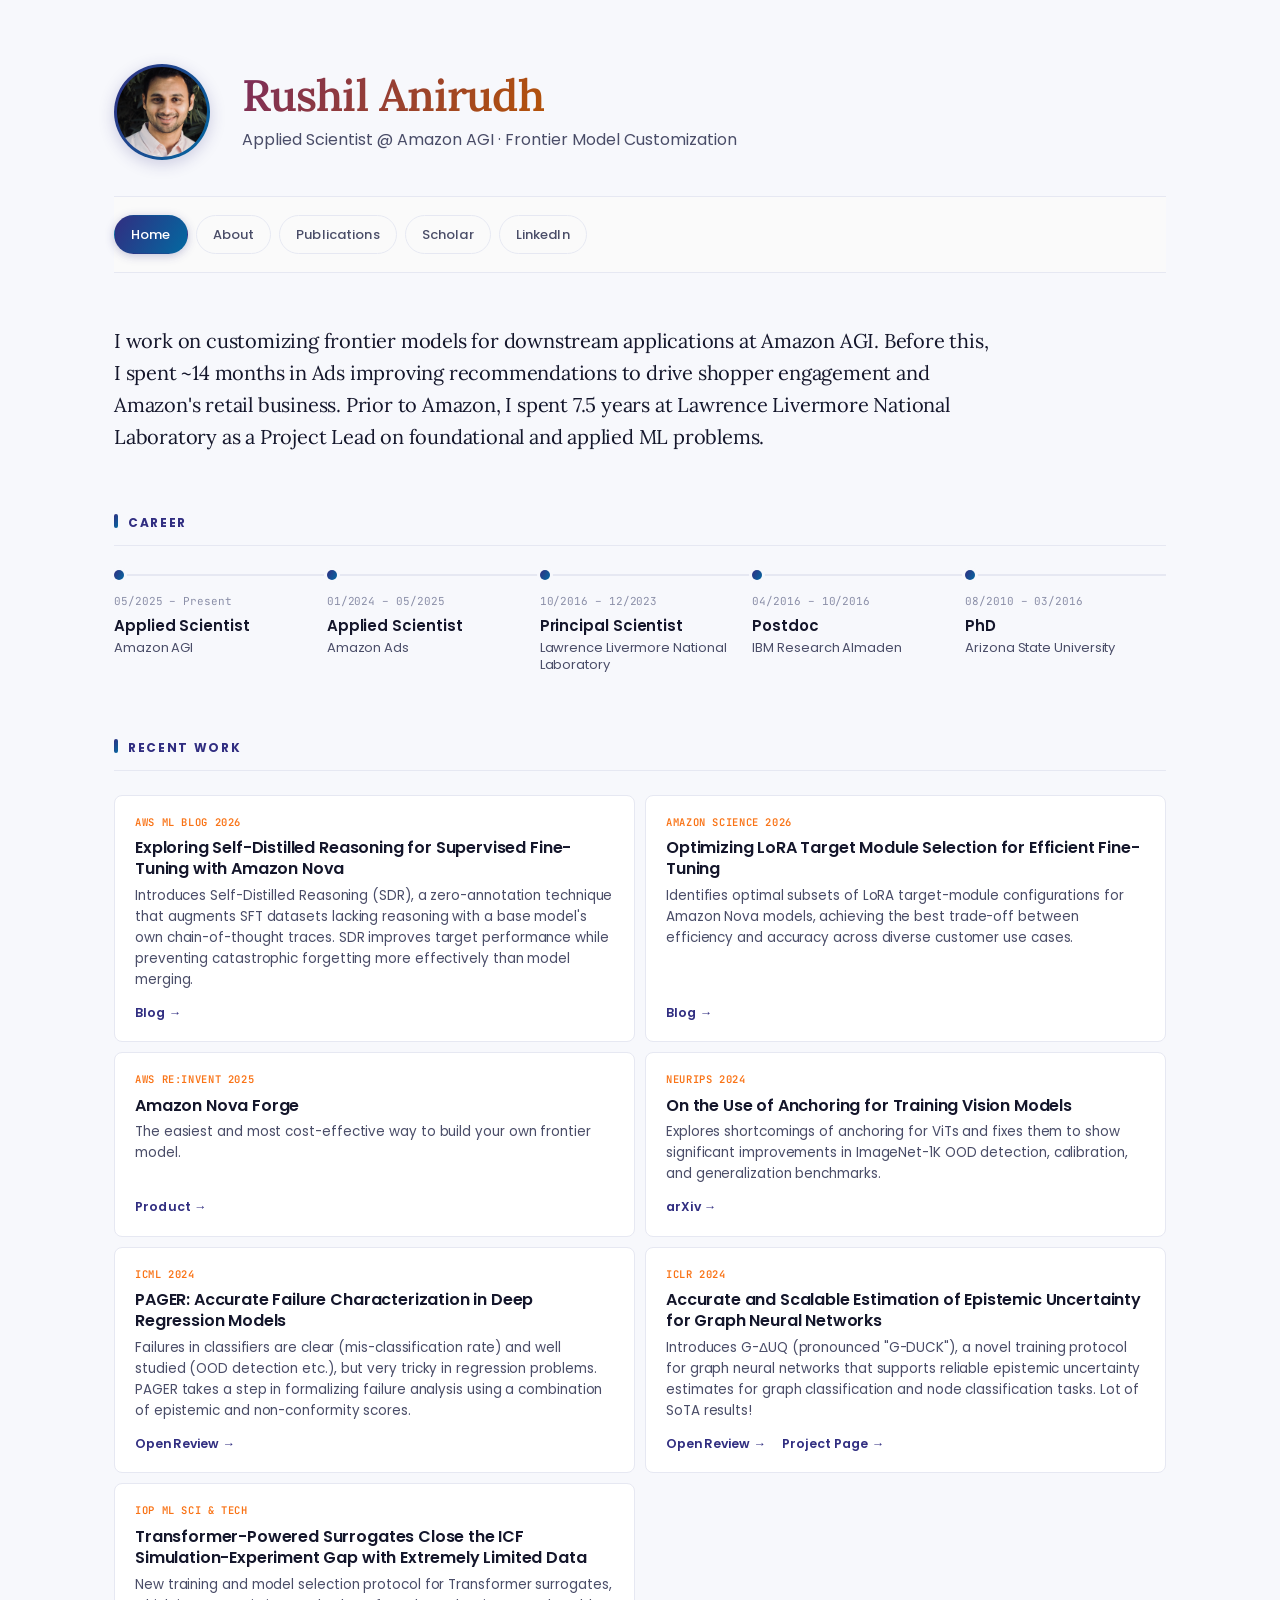
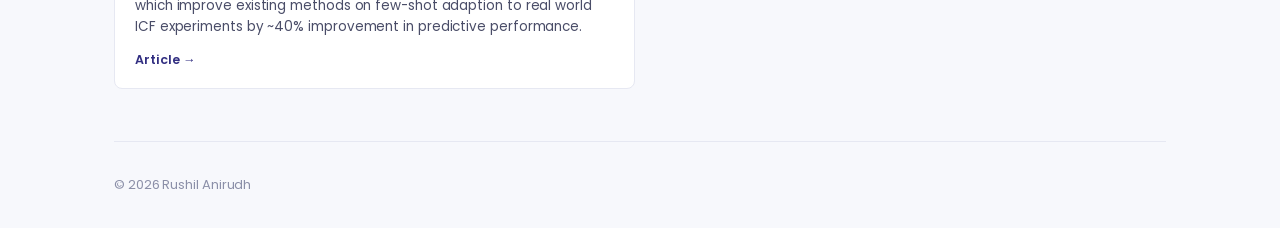
<file: index.html>
<!DOCTYPE html>
<html lang="en">
<head>
  <meta charset="UTF-8">
  <meta name="viewport" content="width=device-width, initial-scale=1.0">
  <title>Rushil Anirudh</title>
  <link rel="preconnect" href="https://fonts.googleapis.com">
  <link rel="preconnect" href="https://fonts.gstatic.com" crossorigin>
  <link href="https://fonts.googleapis.com/css2?family=Lora:ital,wght@0,400;0,500;0,600;0,700;1,400;1,500;1,600&family=Poppins:wght@300;400;500;600;700&family=JetBrains+Mono:wght@400;500&display=swap" rel="stylesheet">
  <link rel="stylesheet" href="style.css">
</head>
<body>
  <div class="container">
    <header>
      <div class="header-content">
        <img src="images/profile.jpeg" alt="Rushil Anirudh" class="profile-photo">
        <div class="header-text">
          <h1>Rushil Anirudh</h1>
          <p class="tagline">Applied Scientist @ Amazon AGI · Frontier Model Customization</p>
        </div>
      </div>
    </header>

    <nav>
      <ul>
        <li><a href="index.html" class="active">Home</a></li>
        <li><a href="about.html">About</a></li>
        <li><a href="publications.html">Publications</a></li>
        <li><a href="https://scholar.google.com/citations?hl=en&user=WkoIlpQAAAAJ&view_op=list_works&sortby=pubdate" target="_blank" rel="noopener">Scholar</a></li>
        <li><a href="https://www.linkedin.com/in/rushilanirudh/" target="_blank" rel="noopener">LinkedIn</a></li>
      </ul>
    </nav>

    <main>
      <p class="intro">
        I work on customizing frontier models for downstream applications at Amazon AGI. Before this, I spent ~14 months in Ads improving recommendations to drive shopper engagement and Amazon's retail business. Prior to Amazon, I spent 7.5 years at Lawrence Livermore National Laboratory as a Project Lead on foundational and applied ML problems.
      </p>

      <section>
        <h2>Career</h2>
        <div class="timeline">
          <div class="timeline-track">
            <div class="timeline-item">
              <div class="timeline-dot"></div>
              <div class="timeline-content">
                <div class="timeline-role">Applied Scientist</div>
                <div class="timeline-company">Amazon AGI</div>
                <div class="timeline-date">05/2025 – Present</div>
              </div>
            </div>
            <div class="timeline-item">
              <div class="timeline-dot"></div>
              <div class="timeline-content">
                <div class="timeline-role">Applied Scientist</div>
                <div class="timeline-company">Amazon Ads</div>
                <div class="timeline-date">01/2024 – 05/2025</div>
              </div>
            </div>
            <div class="timeline-item">
              <div class="timeline-dot"></div>
              <div class="timeline-content">
                <div class="timeline-role">Principal Scientist</div>
                <div class="timeline-company">Lawrence Livermore National Laboratory</div>
                <div class="timeline-date">10/2016 – 12/2023</div>
              </div>
            </div>
            <div class="timeline-item">
              <div class="timeline-dot"></div>
              <div class="timeline-content">
                <div class="timeline-role">Postdoc</div>
                <div class="timeline-company">IBM Research Almaden</div>
                <div class="timeline-date">04/2016 – 10/2016</div>
              </div>
            </div>
            <div class="timeline-item">
              <div class="timeline-dot"></div>
              <div class="timeline-content">
                <div class="timeline-role">PhD</div>
                <div class="timeline-company">Arizona State University</div>
                <div class="timeline-date">08/2010 – 03/2016</div>
              </div>
            </div>
          </div>
        </div>
      </section>

      <section>
        <h2>Recent Work</h2>

        <div class="pub-grid">
        <div class="publication">
          <span class="pub-badge">AWS ML Blog 2026</span>
          <div class="pub-title">Exploring Self-Distilled Reasoning for Supervised Fine-Tuning with Amazon Nova</div>
          <div class="pub-description">
            Introduces Self-Distilled Reasoning (SDR), a zero-annotation technique that augments SFT datasets lacking reasoning with a base model's own chain-of-thought traces. SDR improves target performance while preventing catastrophic forgetting more effectively than model merging.
          </div>
          <div class="pub-links">
            <a href="https://aws.amazon.com/blogs/machine-learning/exploring-self-distilled-reasoning-for-supervised-fine-tuning-with-amazon-nova/" target="_blank" rel="noopener" class="pub-link">Blog →</a>
          </div>
        </div>

        <div class="publication">
          <span class="pub-badge">Amazon Science 2026</span>
          <div class="pub-title">Optimizing LoRA Target Module Selection for Efficient Fine-Tuning</div>
          <div class="pub-description">
            Identifies optimal subsets of LoRA target-module configurations for Amazon Nova models, achieving the best trade-off between efficiency and accuracy across diverse customer use cases.
          </div>
          <div class="pub-links">
            <a href="https://www.amazon.science/blog/optimizing-lora-target-module-selection-for-efficient-fine-tuning" target="_blank" rel="noopener" class="pub-link">Blog →</a>
          </div>
        </div>

        <div class="publication">
          <span class="pub-badge">AWS Re:Invent 2025</span>
          <div class="pub-title">Amazon Nova Forge</div>
          <div class="pub-description">
            The easiest and most cost-effective way to build your own frontier model.
          </div>
          <div class="pub-links">
            <a href="https://aws.amazon.com/nova/forge/" target="_blank" rel="noopener" class="pub-link">Product →</a>
          </div>
        </div>

        <div class="publication">
          <span class="pub-badge">NeurIPS 2024</span>
          <div class="pub-title">On the Use of Anchoring for Training Vision Models</div>
          <div class="pub-description">
            Explores shortcomings of anchoring for ViTs and fixes them to show significant improvements in ImageNet-1K OOD detection, calibration, and generalization benchmarks.
          </div>
          <div class="pub-links">
            <a href="https://arxiv.org/pdf/2406.00529" target="_blank" rel="noopener" class="pub-link">arXiv →</a>
          </div>
        </div>

        <div class="publication">
          <span class="pub-badge">ICML 2024</span>
          <div class="pub-title">PAGER: Accurate Failure Characterization in Deep Regression Models</div>
          <div class="pub-description">
            Failures in classifiers are clear (mis-classification rate) and well studied (OOD detection etc.), but very tricky in regression problems. PAGER takes a step in formalizing failure analysis using a combination of epistemic and non-conformity scores.
          </div>
          <div class="pub-links">
            <a href="https://openreview.net/forum?id=5353dJE9Ek" target="_blank" rel="noopener" class="pub-link">OpenReview →</a>
          </div>
        </div>

        <div class="publication">
          <span class="pub-badge">ICLR 2024</span>
          <div class="pub-title">Accurate and Scalable Estimation of Epistemic Uncertainty for Graph Neural Networks</div>
          <div class="pub-description">
            Introduces G-ΔUQ (pronounced "G-DUCK"), a novel training protocol for graph neural networks that supports reliable epistemic uncertainty estimates for graph classification and node classification tasks. Lot of SoTA results!
          </div>
          <div class="pub-links">
            <a href="https://openreview.net/forum?id=ZL6yd6N1S2" target="_blank" rel="noopener" class="pub-link">OpenReview →</a>
            <a href="https://pujacomputes.github.io/gduq/" target="_blank" rel="noopener" class="pub-link">Project Page →</a>
          </div>
        </div>

        <div class="publication">
          <span class="pub-badge">IOP ML Sci & Tech</span>
          <div class="pub-title">Transformer-Powered Surrogates Close the ICF Simulation-Experiment Gap with Extremely Limited Data</div>
          <div class="pub-description">
            New training and model selection protocol for Transformer surrogates, which improve existing methods on few-shot adaption to real world ICF experiments by ~40% improvement in predictive performance.
          </div>
          <div class="pub-links">
            <a href="https://iopscience.iop.org/article/10.1088/2632-2153/ad4e03" target="_blank" rel="noopener" class="pub-link">Article →</a>
          </div>
        </div>
        </div>
      </section>
    </main>

    <footer>
      <p>© 2026 Rushil Anirudh</p>
    </footer>
  </div>
</body>
</html>
</file>
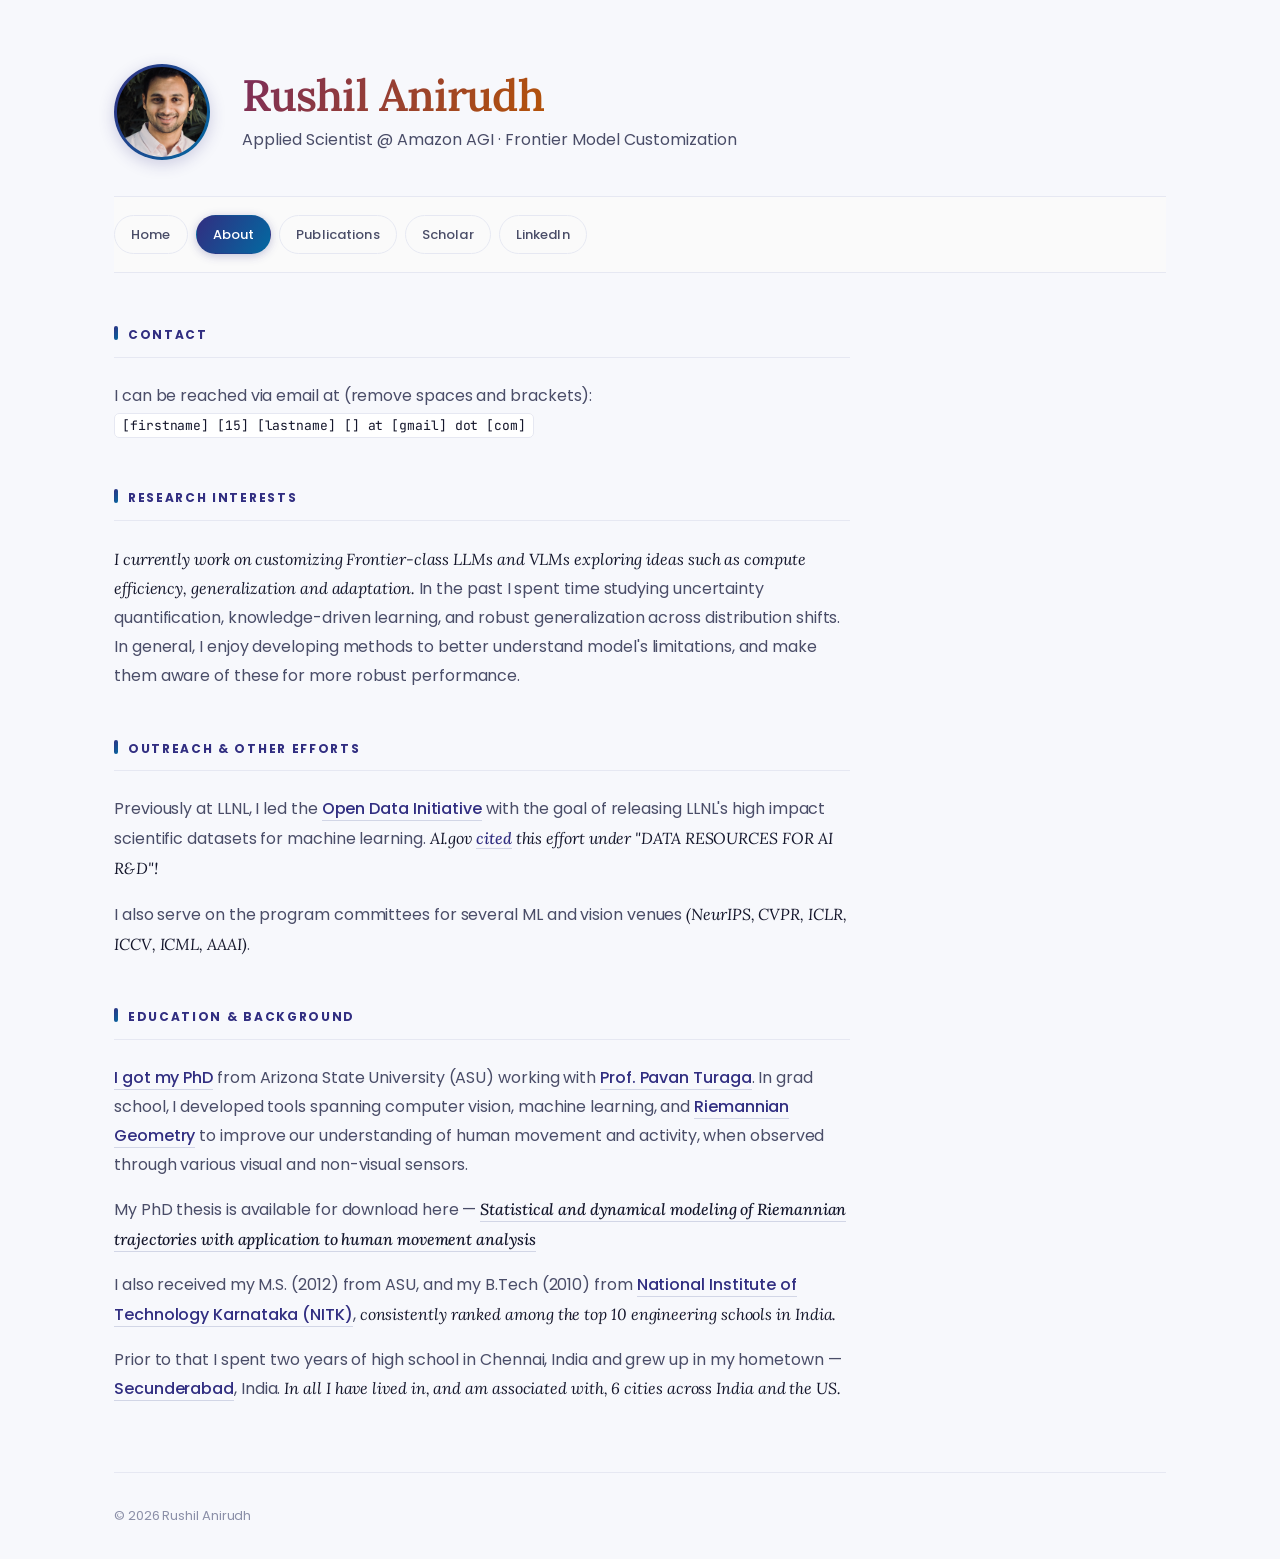
<file: about.html>
<!DOCTYPE html>
<html lang="en">
<head>
  <meta charset="UTF-8">
  <meta name="viewport" content="width=device-width, initial-scale=1.0">
  <title>Rushil Anirudh - About</title>
  <link rel="preconnect" href="https://fonts.googleapis.com">
  <link rel="preconnect" href="https://fonts.gstatic.com" crossorigin>
  <link href="https://fonts.googleapis.com/css2?family=Lora:ital,wght@0,400;0,500;0,600;0,700;1,400;1,500;1,600&family=Poppins:wght@300;400;500;600;700&family=JetBrains+Mono:wght@400;500&display=swap" rel="stylesheet">
  <link rel="stylesheet" href="style.css">
</head>
<body>
  <div class="container">
    <header>
      <div class="header-content">
        <img src="images/profile.jpeg" alt="Rushil Anirudh" class="profile-photo">
        <div class="header-text">
          <h1>Rushil Anirudh</h1>
          <p class="tagline">Applied Scientist @ Amazon AGI · Frontier Model Customization</p>
        </div>
      </div>
    </header>

    <nav>
      <ul>
        <li><a href="index.html">Home</a></li>
        <li><a href="about.html" class="active">About</a></li>
        <li><a href="publications.html">Publications</a></li>
        <li><a href="https://scholar.google.com/citations?hl=en&user=WkoIlpQAAAAJ&view_op=list_works&sortby=pubdate" target="_blank" rel="noopener">Scholar</a></li>
        <li><a href="https://www.linkedin.com/in/rushilanirudh/" target="_blank" rel="noopener">LinkedIn</a></li>
      </ul>
    </nav>

    <main class="about-content">
      <h2>Contact</h2>
      <p>I can be reached via email at (remove spaces and brackets):<br><code>[firstname] [15] [lastname] [] at [gmail] dot [com]</code></p>

      <h2>Research Interests</h2>
      <p><em>I currently work on customizing Frontier-class LLMs and VLMs exploring ideas such as compute efficiency, generalization and adaptation.</em> In the past I spent time studying uncertainty quantification, knowledge-driven learning, and robust generalization across distribution shifts. In general, I enjoy developing methods to better understand model's limitations, and make them aware of these for more robust performance.</p>

      <h2>Outreach & Other Efforts</h2>
      <p>Previously at LLNL, I led the <a href="https://data-science.llnl.gov/open-data-initiative" target="_blank" rel="noopener">Open Data Initiative</a> with the goal of releasing LLNL's high impact scientific datasets for machine learning. <em>AI.gov <a href="https://www.ai.gov/" target="_blank" rel="noopener">cited</a> this effort under "DATA RESOURCES FOR AI R&D"!</em></p>
      
      <p>I also serve on the program committees for several ML and vision venues <em>(NeurIPS, CVPR, ICLR, ICCV, ICML, AAAI)</em>.</p>

      <h2>Education & Background</h2>
      <p><a href="images/img_20160223_150408.jpg" target="_blank" rel="noopener">I got my PhD</a> from Arizona State University (ASU) working with <a href="http://www.pavanturaga.com" target="_blank" rel="noopener">Prof. Pavan Turaga</a>. In grad school, I developed tools spanning computer vision, machine learning, and <a href="https://en.wikipedia.org/wiki/Riemannian_geometry" target="_blank" rel="noopener">Riemannian Geometry</a> to improve our understanding of human movement and activity, when observed through various visual and non-visual sensors.</p>

      <p>My PhD thesis is available for download here — <a href="https://search.proquest.com/openview/29021d83ed5bc8db3cb97b88ee47c18d/1" target="_blank" rel="noopener"><em>Statistical and dynamical modeling of Riemannian trajectories with application to human movement analysis</em></a></p>

      <p>I also received my M.S. (2012) from ASU, and my B.Tech (2010) from <a href="https://en.wikipedia.org/wiki/National_Institute_of_Technology,_Karnataka" target="_blank" rel="noopener">National Institute of Technology Karnataka (NITK)</a>, <em>consistently ranked among the top 10 engineering schools in India.</em></p>

      <p>Prior to that I spent two years of high school in Chennai, India and grew up in my hometown — <a href="https://en.wikipedia.org/wiki/Secunderabad" target="_blank" rel="noopener">Secunderabad</a>, India. <em>In all I have lived in, and am associated with, 6 cities across India and the US.</em></p>
    </main>

    <footer>
      <p>© 2026 Rushil Anirudh</p>
    </footer>
  </div>
</body>
</html>
</file>
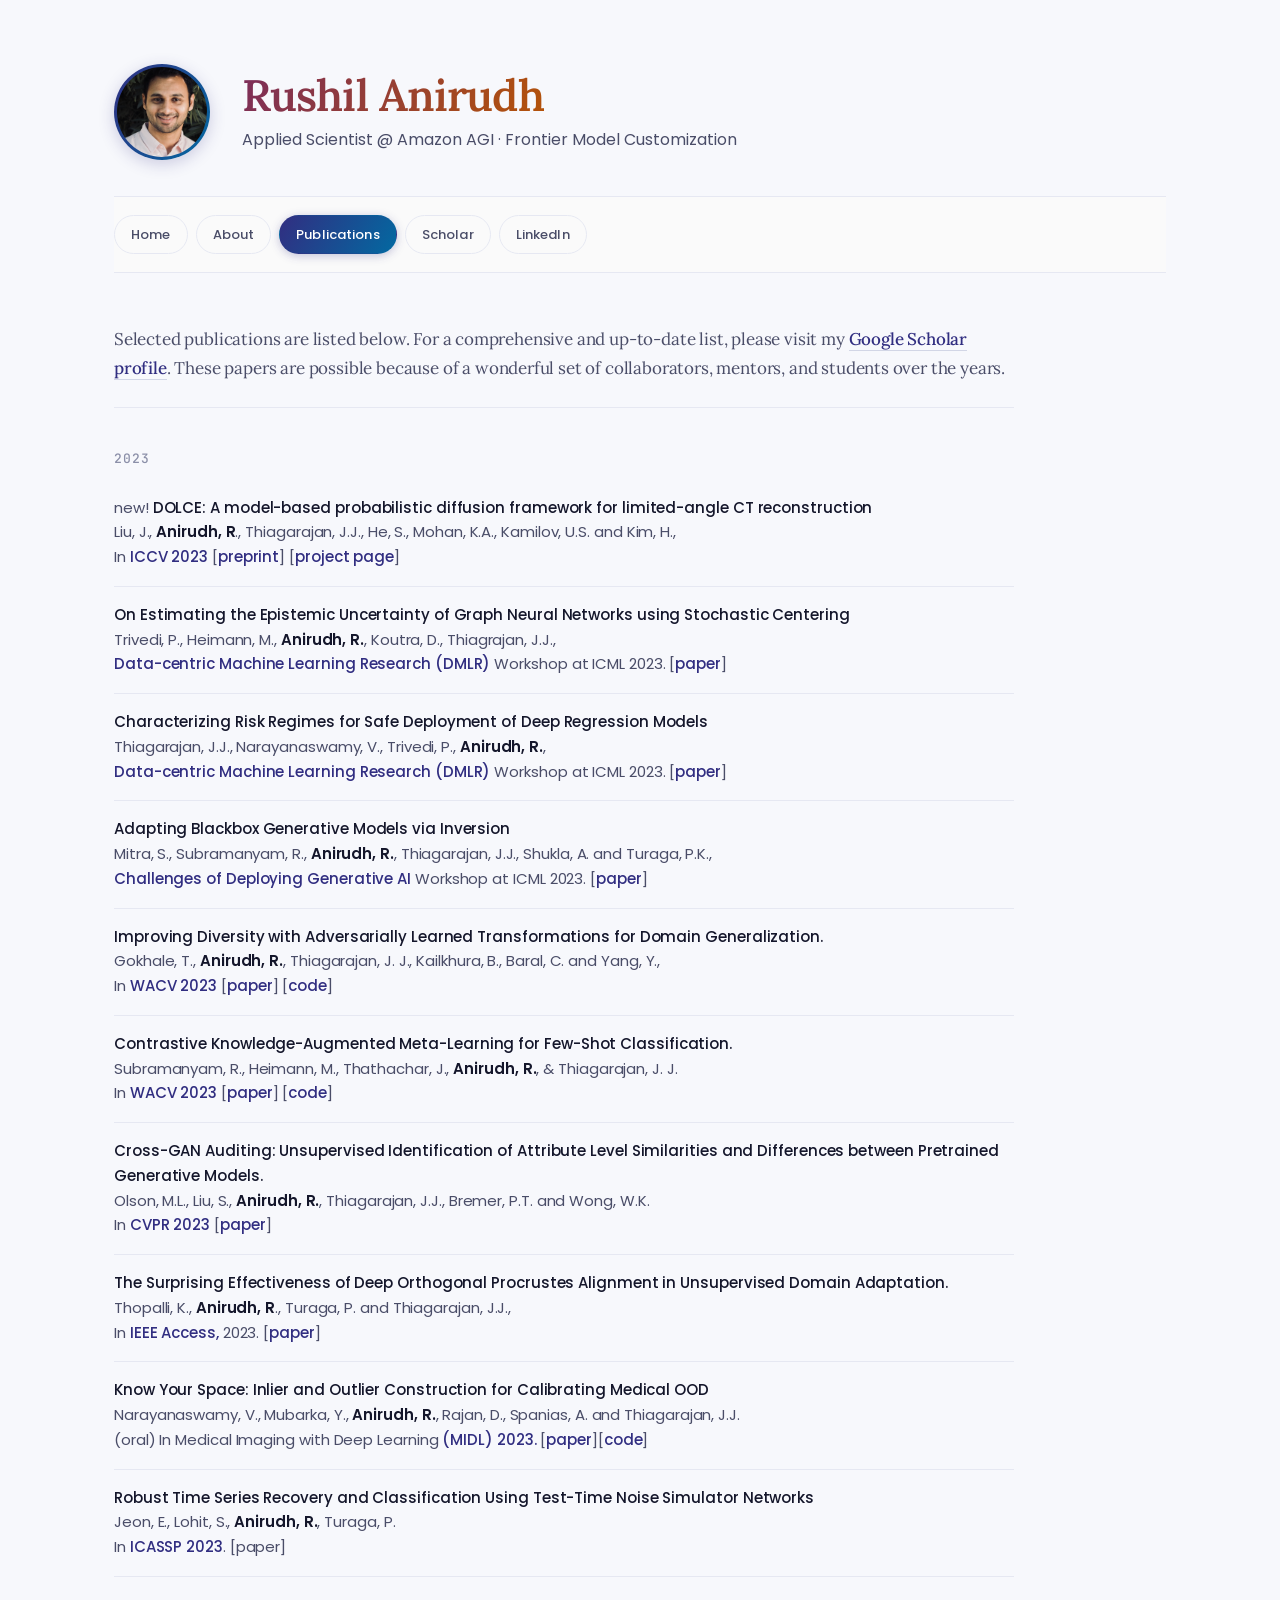
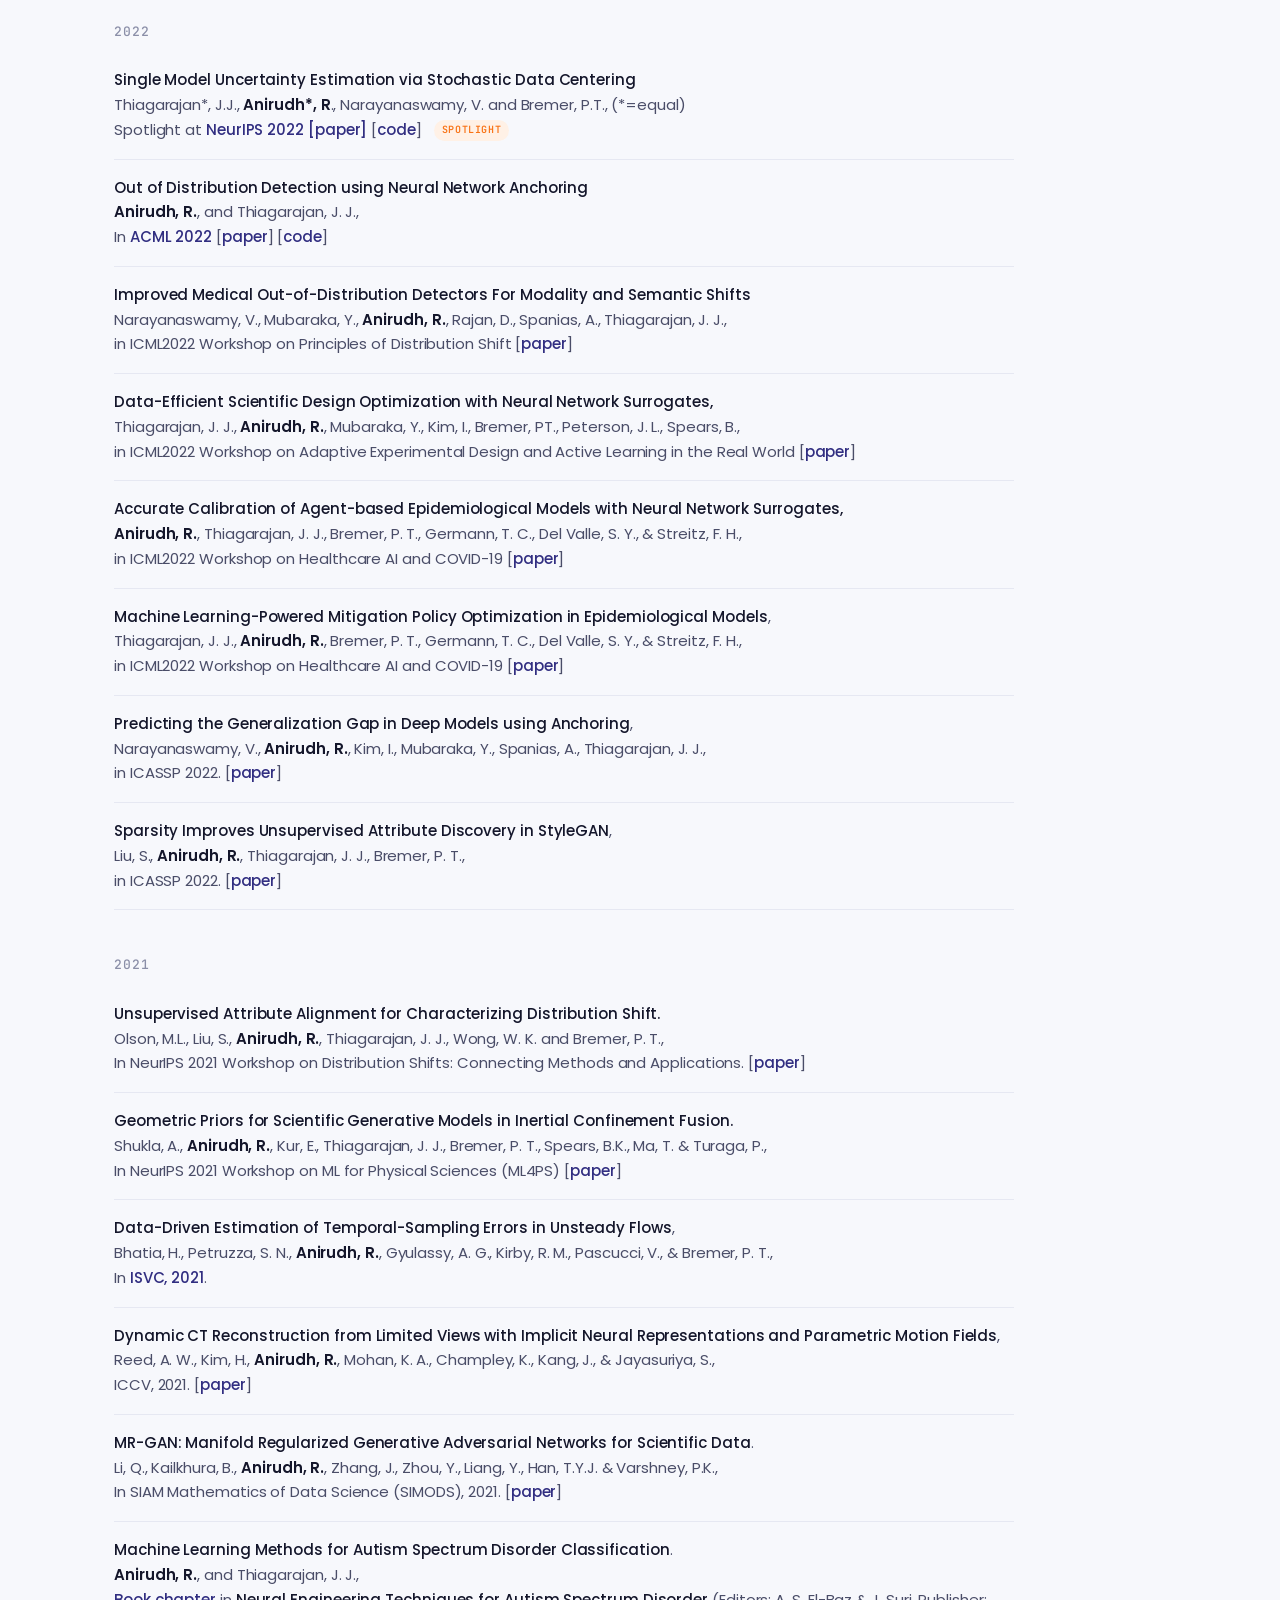
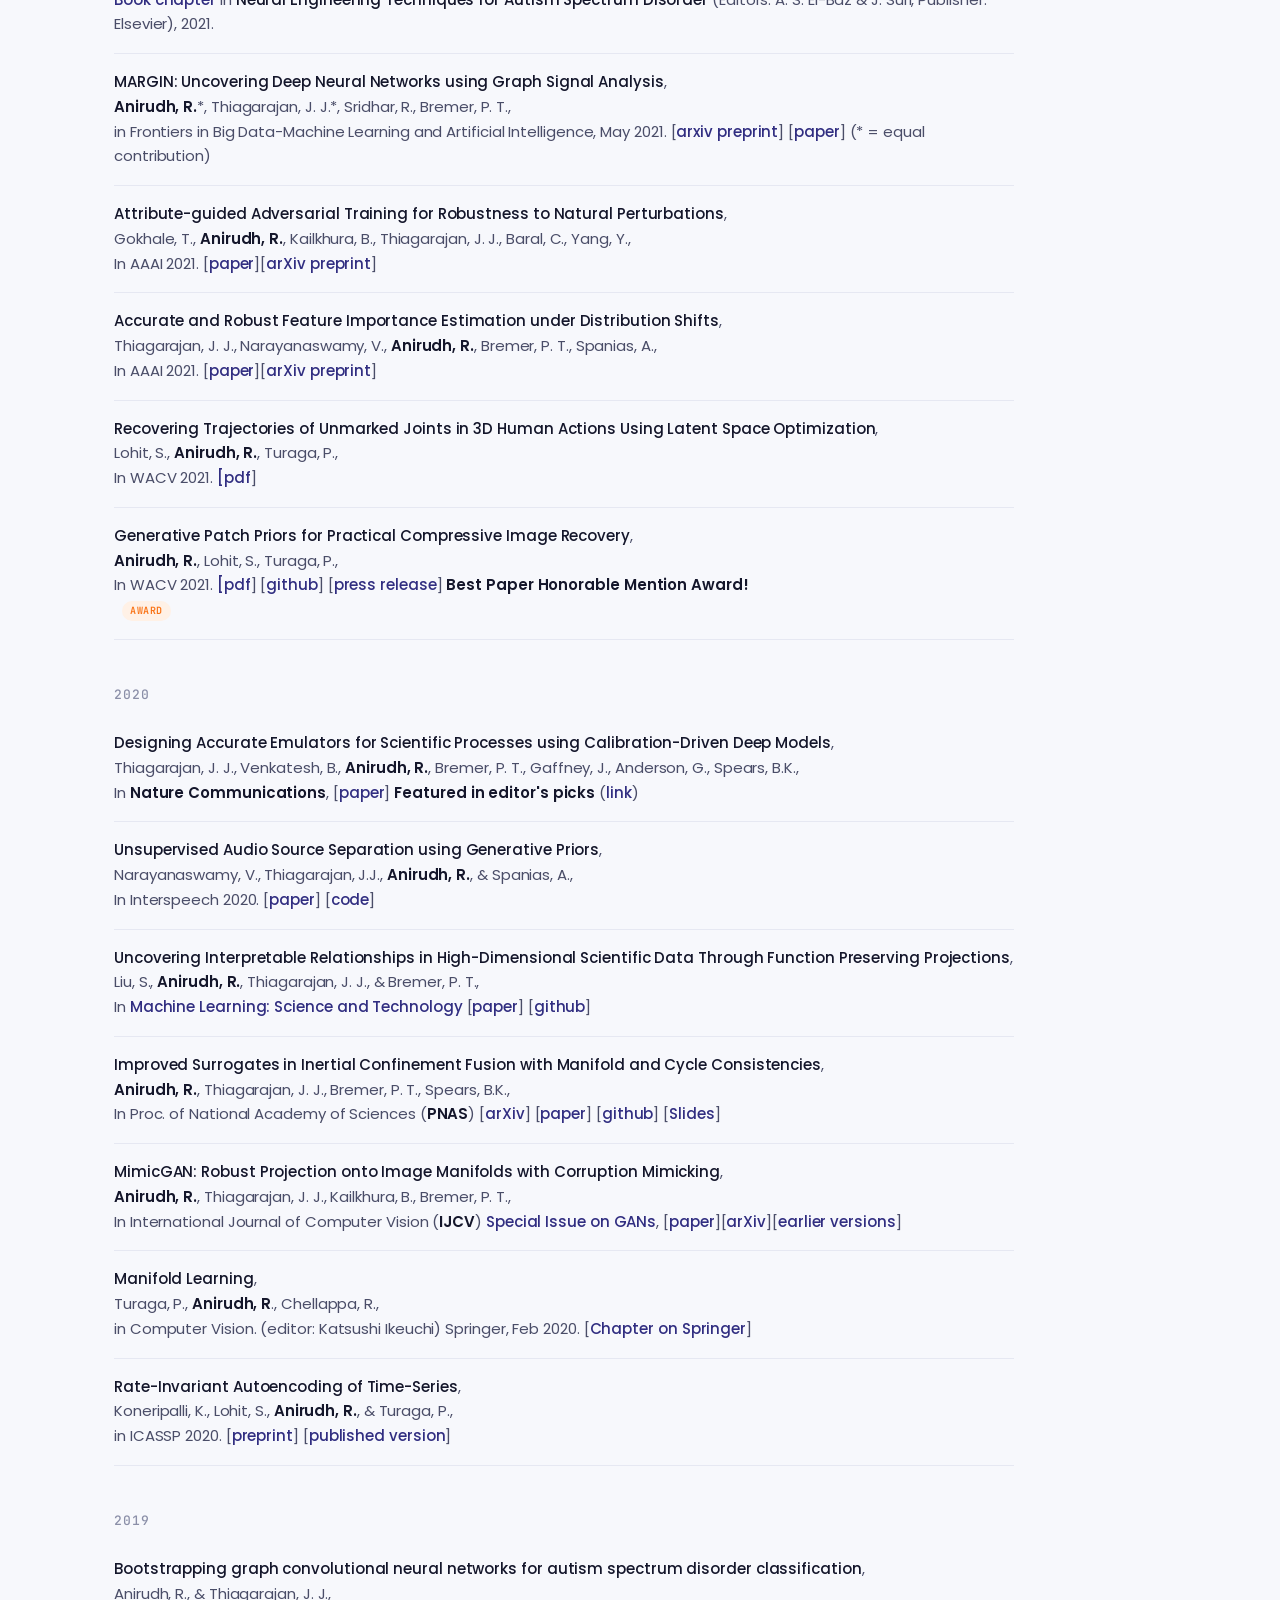
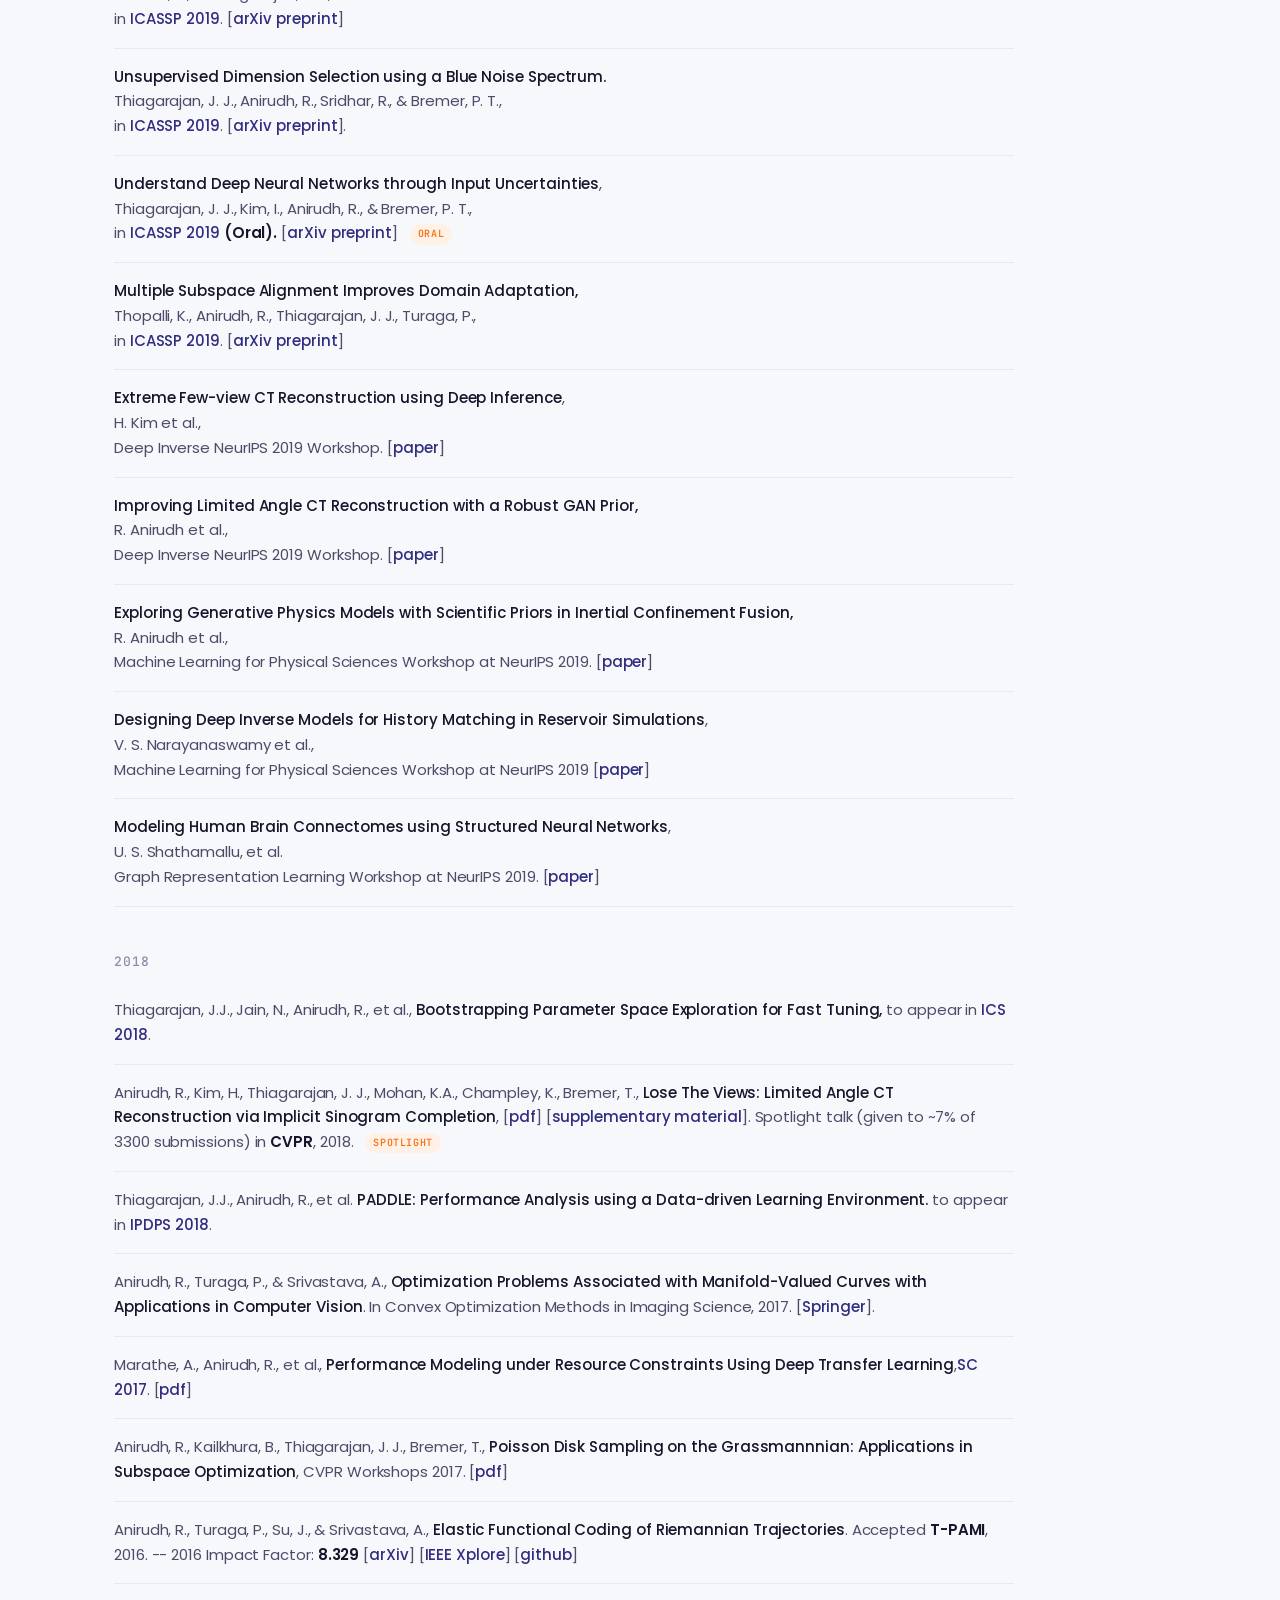
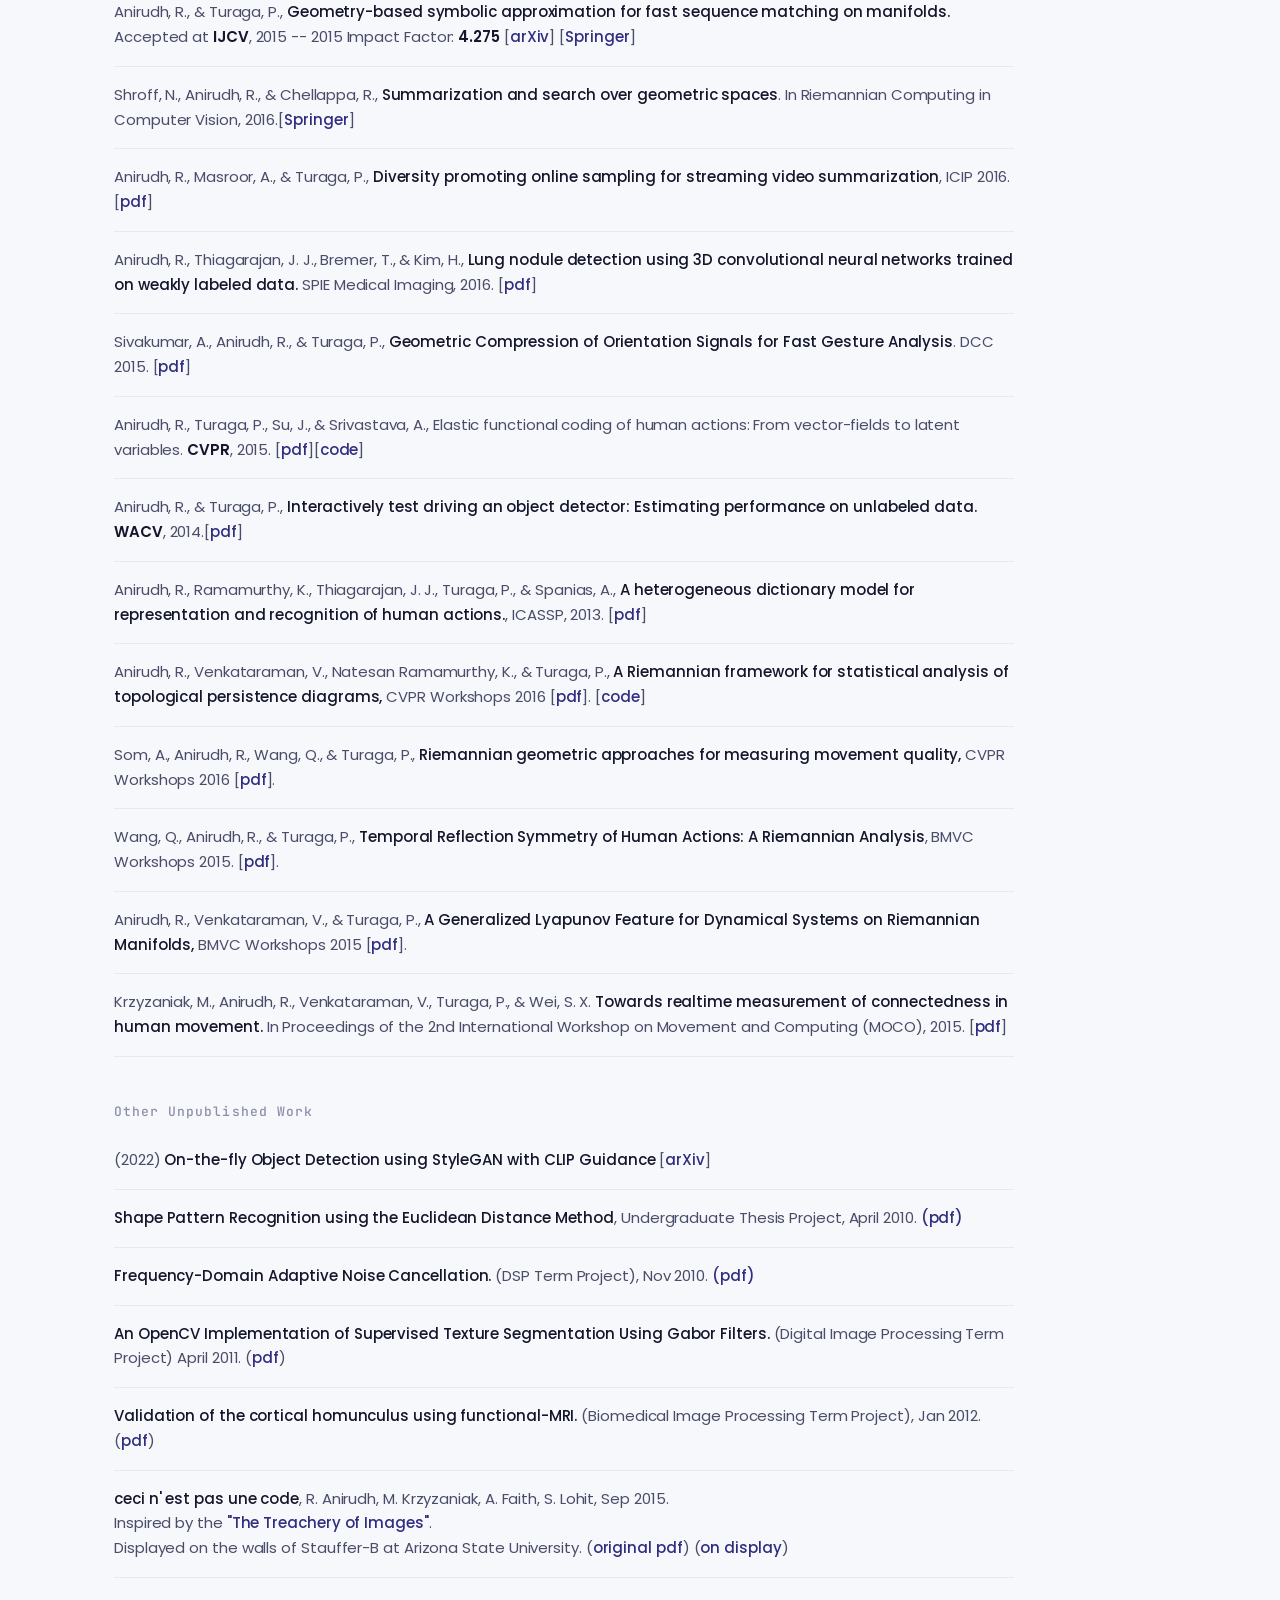
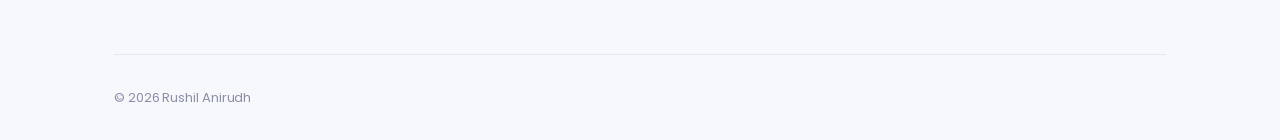
<file: publications.html>
<!DOCTYPE html>
<html lang="en">
<head>
  <meta charset="UTF-8">
  <meta name="viewport" content="width=device-width, initial-scale=1.0">
  <title>Rushil Anirudh - Publications</title>
  <link rel="preconnect" href="https://fonts.googleapis.com">
  <link rel="preconnect" href="https://fonts.gstatic.com" crossorigin>
  <link href="https://fonts.googleapis.com/css2?family=Lora:ital,wght@0,400;0,500;0,600;0,700;1,400;1,500;1,600&family=Poppins:wght@300;400;500;600;700&family=JetBrains+Mono:wght@400;500&display=swap" rel="stylesheet">
  <link rel="stylesheet" href="style.css">
</head>
<body>
  <div class="container">
    <header>
      <div class="header-content">
        <img src="images/profile.jpeg" alt="Rushil Anirudh" class="profile-photo">
        <div class="header-text">
          <h1>Rushil Anirudh</h1>
          <p class="tagline">Applied Scientist @ Amazon AGI · Frontier Model Customization</p>
        </div>
      </div>
    </header>

    <nav>
      <ul>
        <li><a href="index.html">Home</a></li>
        <li><a href="about.html">About</a></li>
        <li><a href="publications.html" class="active">Publications</a></li>
        <li><a href="https://scholar.google.com/citations?hl=en&user=WkoIlpQAAAAJ&view_op=list_works&sortby=pubdate" target="_blank" rel="noopener">Scholar</a></li>
        <li><a href="https://www.linkedin.com/in/rushilanirudh/" target="_blank" rel="noopener">LinkedIn</a></li>
      </ul>
    </nav>

    <main class="publications-content">
      <div class="intro">
        Selected publications are listed below. For a comprehensive and up-to-date list, please visit my 
        <a href="https://scholar.google.com/citations?hl=en&user=WkoIlpQAAAAJ&view_op=list_works&sortby=pubdate" target="_blank" rel="noopener">Google Scholar profile</a>.
        These papers are possible because of a wonderful set of collaborators, mentors, and students over the years.
      </div>

      <h4>2023</h4>
      <ul>
        <li>new! <em>
											DOLCE: A model-based probabilistic diffusion framework for limited-angle CT
											reconstruction</em><br/>Liu, J.,
											<strong>Anirudh, R</strong>., Thiagarajan, J.J., He, S., Mohan, K.A.,
											Kamilov, U.S. and Kim, H., <br/>In <a href="https://iccv2023.thecvf.com/" rel="noopener" target="_blank">ICCV 2023</a> [<a href="https://arxiv.org/abs/2211.12340" rel="noopener" target="_blank">preprint</a>]  [<a href="https://wustl-cig.github.io/dolcewww/" rel="noopener" target="_blank">project
											page</a>]</li>
        <li><em>On Estimating the Epistemic Uncertainty of Graph Neural Networks using
											Stochastic Centering</em><br/>Trivedi, P., Heimann,
											M.,<strong> Anirudh, R.</strong>, Koutra, D., Thiagrajan, J.J.,<br/> <a href="https://dmlr.ai/" rel="noopener" target="_blank">Data-centric Machine Learning Research (DMLR)</a>
											Workshop at ICML 2023. [<a href="https://dmlr.ai/assets/accepted-papers/121/CameraReady/23_DMLR_GraphUQ-2.pdf" rel="noopener" target="_blank">paper</a>]</li>
        <li><em>Characterizing Risk Regimes for Safe Deployment of Deep Regression
											Models</em><br/>Thiagarajan, J.J.,
											Narayanaswamy, V., Trivedi, P., <strong>Anirudh, R.</strong>,<br/><a href="https://dmlr.ai/" rel="noopener" target="_blank">Data-centric Machine Learning Research (DMLR)</a>
											Workshop at ICML 2023. [<a href="https://dmlr.ai/assets/accepted-papers/78/CameraReady/DMLR_Workshop_Failure_Detection_Final.pdf" rel="noopener" target="_blank">paper</a>]</li>
        <li><em>Adapting Blackbox Generative Models via Inversion</em><br/>Mitra, S., Subramanyam,
											R., <strong>Anirudh, R.</strong>, Thiagarajan, J.J., Shukla, A. and Turaga,
											P.K., <br/><a href="https://deployinggenerativeai.github.io/" rel="noopener" target="_blank">Challenges of Deploying Generative AI</a> Workshop at
											ICML 2023. [<a href="https://openreview.net/attachment?id=W6nW0luUg3&amp;name=pdf" rel="noopener" target="_blank">paper</a>]</li>
        <li><em>Improving Diversity with Adversarially Learned Transformations for Domain
											Generalization.</em><br/>Gokhale, T.,
											<strong>Anirudh, R.</strong>, Thiagarajan, J. J., Kailkhura, B., Baral, C.
											and Yang, Y.,<br/>In <a href="https://wacv2023.thecvf.com/" rel="noopener" target="_blank">WACV 2023</a> [<a href="https://arxiv.org/abs/2206.07736" rel="noopener" target="_blank">paper</a>] [<a href="https://github.com/tejas-gokhale/ALT" rel="noopener" target="_blank">code</a>] </li>
        <li><em>Contrastive Knowledge-Augmented Meta-Learning for Few-Shot
											Classification.</em><br/>Subramanyam, R.,
											Heimann, M., Thathachar, J., <strong>Anirudh, R.</strong>, &amp;
											Thiagarajan, J. J. <br/>In <a href="https://wacv2023.thecvf.com/" rel="noopener" target="_blank">WACV 2023</a> [<a href="https://arxiv.org/abs/2207.12346" rel="noopener" target="_blank">paper</a>] [<a href="https://github.com/Rakshith-2905/CAML" rel="noopener" target="_blank">code</a>]</li>
        <li><em>Cross-GAN Auditing: Unsupervised Identification of Attribute Level
											Similarities and Differences between Pretrained Generative
											Models.</em><br/>Olson, M.L., Liu, S.,
											<strong>Anirudh, R.</strong>, Thiagarajan, J.J., Bremer, P.T. and Wong,
											W.K. <br/>In <a href="https://cvpr2023.thecvf.com/" rel="noopener" target="_blank">CVPR 2023</a> [<a href="https://arxiv.org/abs/2303.10774" rel="noopener" target="_blank">paper</a>]</li>
        <li><em>The Surprising Effectiveness of Deep Orthogonal Procrustes Alignment in
											Unsupervised Domain Adaptation.</em><br/>Thopalli, K.,
											<strong>Anirudh, R</strong>., Turaga, P. and Thiagarajan, J.J.,  <br/>In
											<a href="https://ieeeaccess.ieee.org/" rel="noopener" target="_blank">IEEE Access,</a> 2023. [<a href="https://ieeexplore.ieee.org/abstract/document/10025714/" rel="noopener" target="_blank">paper</a>]</li>
        <li><em>Know Your Space: Inlier and Outlier Construction for Calibrating Medical
												OOD</em><br/>Narayanaswamy, V.,
											Mubarka, Y., <strong>Anirudh, R.</strong>, Rajan, D., Spanias, A. and
											Thiagarajan, J.J. <br/>(oral) In Medical Imaging with
											Deep Learning <a href="https://2023.midl.io/" rel="noopener" target="_blank">(MIDL) 2023.</a> [<a href="https://arxiv.org/abs/2207.05286" rel="noopener" target="_blank">paper</a>][<a href="https://github.com/LLNL/OODmedic" rel="noopener" target="_blank">code</a>]</li>
        <li><em>Robust Time Series Recovery and Classification Using Test-Time Noise
											Simulator Networks</em><br/>Jeon, E., Lohit, S.,
											<strong>Anirudh, R.</strong>, Turaga, P.<br/>In <a href="https://2023.ieeeicassp.org/" rel="noopener" target="_blank">ICASSP 2023</a>. [paper]</li>
      </ul>

      <h4>2022</h4>
      <ul>
        <li><em>Single Model Uncertainty Estimation via Stochastic Data Centering</em>
<br/>Thiagarajan*, J.J.,
											<strong>Anirudh*, R</strong>., Narayanaswamy, V. and Bremer, P.T.,
											(*=equal)<br/>Spotlight at <a href="https://neurips.cc/" rel="noopener" target="_blank">NeurIPS 2022</a> <a href="https://openreview.net/forum?id=j0J9upqN5va" rel="noopener" target="_blank">[paper]</a> [<a href="https://github.com/LLNL/DeltaUQ" rel="noopener" target="_blank">code</a>]  <span class="highlight">Spotlight</span></li>
        <li><em>Out of Distribution Detection using Neural Network Anchoring</em><br/><strong>Anirudh,
												R.</strong>, and Thiagarajan, J. J., <br/>In <a href="https://www.acml-conf.org/2022/" rel="noopener" target="_blank">ACML 2022</a> [<a href="https://arxiv.org/abs/2207.04125" rel="noopener" target="_blank">paper</a>] [<a href="https://github.com/LLNL/AMP" rel="noopener" target="_blank">code</a>]</li>
        <li><em>Improved Medical
												Out-of-Distribution Detectors For Modality and Semantic
												Shifts</em><br/>Narayanaswamy, V.,
											Mubaraka, Y., <strong>Anirudh, R.</strong>, Rajan, D., Spanias, A.,
											Thiagarajan, J. J., <br/>in ICML2022 Workshop on Principles of
											Distribution Shift [<a href="https://drive.google.com/file/d/1AlY73-_qhjpcmo1B_OvIS-RfGArrSUEB/view" rel="noopener" target="_blank">paper</a>]</li>
        <li><em>Data-Efficient Scientific
												Design Optimization with Neural Network Surrogates,</em><br/>Thiagarajan, J. J.,
											<strong>Anirudh, R.</strong>, Mubaraka, Y., Kim, I., Bremer, PT., Peterson,
											J. L., Spears, B., <br/>in ICML2022 Workshop on Adaptive
											Experimental Design and Active Learning in the Real World [<a href="https://realworldml.github.io/files/cr/paper29.pdf" rel="noopener" target="_blank">paper</a>]</li>
        <li> <em>Accurate Calibration of
												Agent-based Epidemiological Models with Neural Network Surrogates,</em>
<br/><strong>Anirudh,
												R.</strong>, Thiagarajan, J. J., Bremer, P. T., Germann, T. C., Del
											Valle, S. Y., &amp; Streitz, F. H., <br/>in ICML2022 Workshop on Healthcare AI and
											COVID-19 [<a href="https://proceedings.mlr.press/v184/anirudh22a/anirudh22a.pdf" rel="noopener" target="_blank">paper</a>]</li>
        <li><em>Machine Learning-Powered
												Mitigation Policy Optimization in Epidemiological
												Models</em>,<br/>Thiagarajan, J. J.,
											<strong>Anirudh, R.</strong>, Bremer, P. T., Germann, T. C., Del Valle, S.
											Y., &amp; Streitz, F. H.,<br/>in ICML2022 Workshop on Healthcare AI and
											COVID-19 [<a href="https://proceedings.mlr.press/v184/thiagarajan22a/thiagarajan22a.pdf" rel="noopener" target="_blank">paper</a>]</li>
        <li><em>Predicting the Generalization
												Gap in Deep Models using Anchoring</em>,<br/>Narayanaswamy, V.,
											<strong>Anirudh, R.</strong>, Kim, I., Mubaraka, Y., Spanias, A.,
											Thiagarajan, J. J., <br/>in ICASSP 2022. [<a href="https://ieeexplore.ieee.org/abstract/document/9747136" rel="noopener" target="_blank">paper</a>]</li>
        <li><em>Sparsity Improves Unsupervised
												Attribute Discovery in StyleGAN</em>,<br/>Liu, S.,
											<strong>Anirudh, R.</strong>, Thiagarajan, J. J., Bremer, P. T., <br/>in
										ICASSP 2022. [<a href="https://ieeexplore.ieee.org/abstract/document/9746150" rel="noopener" target="_blank">paper</a>]</li>
      </ul>

      <h4>2021</h4>
      <ul>
        <li><em>Unsupervised Attribute Alignment for Characterizing Distribution
											Shift.</em><br/>Olson, M.L., Liu, S.,
											<strong>Anirudh, R.</strong>, Thiagarajan, J. J., Wong, W. K. and Bremer, P.
											T.,<br/>In NeurIPS 2021 Workshop on Distribution Shifts:
											Connecting Methods and Applications. [<a href="https://openreview.net/forum?id=Bk1hklAuZyh" rel="noopener" target="_blank">paper</a>]</li>
        <li><em>Geometric Priors for Scientific Generative Models in Inertial Confinement
											Fusion.</em><br/>Shukla, A.,
											<strong>Anirudh, R.</strong>, Kur, E., Thiagarajan, J. J., Bremer, P. T.,
											Spears, B.K., Ma, T. &amp; Turaga, P.,<br/>In NeurIPS 2021 Workshop on ML for Physical
											Sciences (ML4PS) [<a href="https://ml4physicalsciences.github.io/2021/files/NeurIPS_ML4PS_2021_126.pdf" rel="noopener" target="_blank">paper</a>]</li>
        <li><em>Data-Driven Estimation of Temporal-Sampling Errors in Unsteady
											Flows</em>,<br/>Bhatia, H., Petruzza, S.
											N., <strong>Anirudh, R.</strong>, Gyulassy, A. G., Kirby, R. M., Pascucci,
											V., &amp; Bremer, P. T.,<br/>In <a href="https://www.isvc.net/" rel="noopener" target="_blank">ISVC, 2021</a>.</li>
        <li><em>Dynamic CT Reconstruction from Limited Views with Implicit Neural
											Representations and Parametric Motion Fields</em>,<br/>Reed, A. W., Kim, H.,
											<strong>Anirudh, R.</strong>, Mohan, K. A., Champley, K., Kang, J., &amp;
											Jayasuriya, S.,<br/>ICCV, 2021. [<a href="https://openaccess.thecvf.com/content/ICCV2021/html/Reed_Dynamic_CT_Reconstruction_From_Limited_Views_With_Implicit_Neural_Representations_ICCV_2021_paper.html" rel="noopener" target="_blank">paper</a>]</li>
        <li><em>MR-GAN: Manifold Regularized Generative Adversarial Networks for Scientific
											Data</em>.<br/>Li, Q., Kailkhura, B.,
											<strong>Anirudh, R.</strong>, Zhang, J., Zhou, Y., Liang, Y., Han, T.Y.J.
											&amp; Varshney, P.K., <br/>In SIAM Mathematics of Data Science (SIMODS), 2021. [<a href="https://epubs.siam.org/doi/10.1137/20M1344299" rel="noopener" target="_blank">paper</a>] </li>
        <li><em>Machine Learning Methods for Autism Spectrum Disorder
											Classification</em>.<br/><strong>Anirudh,
												R.</strong>, and Thiagarajan, J. J.,<br/><a href="https://www.sciencedirect.com/science/article/pii/B9780128228227000089?via%3Dihub" rel="noopener" target="_blank">Book chapter</a> in <a href="https://www.elsevier.com/books/neural-engineering-techniques-for-autism-spectrum-disorder/s-el-baz/978-0-12-822822-7" rel="noopener" target="_blank"><em>Neural Engineering Techniques
													for Autism Spectrum Disorder</em></a> (Editors: A. S.
											El-Baz &amp; J. Suri, Publisher: Elsevier), 2021. </li>
        <li><em>MARGIN: Uncovering Deep Neural Networks using Graph Signal Analysis</em>,
										<br/><strong>Anirudh,
												R.</strong>*, Thiagarajan, J. J.*, Sridhar, R., Bremer, P. T.,<br/>in
										Frontiers in Big Data-Machine Learning and
											Artificial Intelligence, May 2021. [<a href="https://arxiv.org/pdf/1711.05407" rel="noopener" target="_blank">arxiv
												preprint</a>] [<a href="https://www.frontiersin.org/articles/10.3389/fdata.2021.589417/full" rel="noopener" target="_blank">paper</a>] (* = equal contribution)</li>
        <li><em>Attribute-guided Adversarial Training for Robustness to Natural
											Perturbations</em>,<br/>Gokhale, T.,
											<strong>Anirudh, R.</strong>, Kailkhura, B., Thiagarajan, J. J., Baral, C.,
											Yang, Y.,<br/>In AAAI 2021. [<a href="https://ojs.aaai.org/index.php/AAAI/article/view/16927" rel="noopener" target="_blank">paper</a>][<a href="https://arxiv.org/abs/2012.01806" rel="noopener" target="_blank">arXiv
												preprint</a>]</li>
        <li><em>Accurate and Robust Feature Importance Estimation under Distribution
											Shifts</em>,<br/>Thiagarajan, J. J.,
											Narayanaswamy, V., <strong>Anirudh, R.</strong>, Bremer, P. T., Spanias,
											A.,<br/>In AAAI 2021. [<a href="https://www.aaai.org/AAAI21Papers/AAAI-3907.ThiagarajanJ.pdf" rel="noopener" target="_blank">paper</a>][<a href="https://arxiv.org/abs/2009.14454" rel="noopener" target="_blank">arXiv
												preprint</a>]</li>
        <li><em>Recovering Trajectories of Unmarked Joints in 3D Human Actions Using Latent
											Space Optimization</em>,<br/>Lohit, S.,
											<strong>Anirudh, R.</strong>, Turaga, P.,<br/>In WACV 2021. <a href="https://openaccess.thecvf.com/content/WACV2021/papers/Lohit_Recovering_Trajectories_of_Unmarked_Joints_in_3D_Human_Actions_Using_WACV_2021_paper.pdf" rel="noopener" target="_blank">[pdf</a>]</li>
        <li><em>Generative Patch Priors for Practical Compressive Image
											Recovery</em>,<br/><strong>Anirudh,
												R.</strong>, Lohit, S., Turaga, P.,<br/>In WACV 2021. <a href="https://openaccess.thecvf.com/content/WACV2021/papers/Anirudh_Generative_Patch_Priors_for_Practical_Compressive_Image_Recovery_WACV_2021_paper.pdf" rel="noopener" target="_blank">[pdf</a>] [<a href="https://github.com/rushilanirudh/GPP" rel="noopener" target="_blank">github</a>]
											[<a href="https://www.llnl.gov/news/lawrence-livermore-computer-scientist-heads-award-winning-computer-vision-research" rel="noopener" target="_blank">press release</a>] <em><strong>Best Paper Honorable
													Mention Award!</strong></em><br/> <span class="highlight">Award</span></li>
      </ul>

      <h4>2020</h4>
      <ul>
        <li><em>Designing Accurate Emulators for Scientific Processes using
											Calibration-Driven Deep Models</em>,<br/>Thiagarajan, J. J.,
											Venkatesh, B., <strong>Anirudh, R.</strong>, Bremer, P. T., Gaffney, J.,
											Anderson, G., Spears, B.K.,<br/> In <strong>Nature
												Communications</strong>, [<a href="https://www.nature.com/articles/s41467-020-19448-8" rel="noopener" target="_blank">paper</a>]<strong> Featured in
												editor's picks</strong> (<a href="https://www.nature.com/collections/ceiajcdbeb" rel="noopener" target="_blank">link</a>)</li>
        <li><em>Unsupervised Audio Source Separation using Generative Priors</em>,<br/>Narayanaswamy, V.,
											Thiagarajan, J.J., <strong>Anirudh, R.</strong>, &amp; Spanias,
											A.,<br/>In Interspeech 2020. [<a href="http://www.interspeech2020.org/uploadfile/pdf/Wed-2-4-9.pdf">paper</a>]
											[<a href="https://github.com/vivsivaraman/sourcesepganprior" rel="noopener" target="_blank">code</a>]</li>
        <li><em>Uncovering Interpretable Relationships in High-Dimensional Scientific Data
											Through Function Preserving Projections</em>,<br/>Liu, S.,
											<strong>Anirudh, R.</strong>, Thiagarajan, J. J., &amp; Bremer, P.
											T., <br/>In  <a href="https://publishingsupport.iopscience.iop.org/journals/machine-learning-science-and-technology/about-machine-learning-science-technology/" rel="noopener" target="_blank">Machine Learning: Science and Technology </a>[<a href="https://iopscience.iop.org/article/10.1088/2632-2153/abab60/pdf" rel="noopener" target="_blank">paper</a>] [<a href="https://github.com/LLNL/fpp" rel="noopener" target="_blank">github</a>]</li>
        <li><em>Improved Surrogates in Inertial Confinement Fusion with Manifold and Cycle
											Consistencies</em>,<br/><strong>Anirudh,
												R.</strong>, Thiagarajan, J. J., Bremer, P. T., Spears, B.K.,<br/> In
											Proc. of National Academy of Sciences (<strong>PNAS</strong>) [<a href="https://arxiv.org/abs/1912.08113">arXiv</a>] [<a href="https://www.pnas.org/content/early/2020/04/17/1916634117" rel="noopener" target="_blank">paper</a>] [<a href="https://github.com/rushilanirudh/macc" rel="noopener" target="_blank">github</a>]
											[<a href="https://drive.google.com/file/d/1aUI0nMF_DQda9a1dE8FA_ZSqwcR4zLCQ/view?usp=sharing" rel="noopener" target="_blank">Slides</a>]</li>
        <li><em>MimicGAN: Robust Projection onto Image Manifolds with Corruption
											Mimicking</em>,<br/><strong>Anirudh,
												R.</strong>, Thiagarajan, J. J., Kailkhura, B., Bremer, P. T.,<br/>In
											International Journal of Computer Vision (<strong>IJCV</strong>) <a href="https://link.springer.com/journal/11263/topicalCollection/AC_6ad61eb3797101e639445c48547e18a3" rel="noopener" target="_blank">Special Issue on GANs</a>, [<a href="https://link.springer.com/article/10.1007/s11263-020-01310-5" rel="noopener" target="_blank">paper</a>][<a href="https://arxiv.org/abs/1912.07748">arXiv</a>][<a href="https://arxiv.org/abs/1805.07281" rel="noopener" target="_blank">earlier</a> <a href="https://arxiv.org/abs/1811.08484" rel="noopener" target="_blank">versions</a>]</li>
        <li><em>Manifold Learning</em>,<br/>Turaga, P.,
											<strong>Anirudh, R</strong>., Chellappa, R.,<br/>in Computer Vision. (editor:
											Katsushi Ikeuchi) Springer, Feb 2020. [<a href="https://link.springer.com/referenceworkentry/10.1007%2F978-3-030-03243-2_824-1" rel="noopener" target="_blank">Chapter on Springer</a>]</li>
        <li><em>Rate-Invariant Autoencoding of Time-Series</em>,<br/>Koneripalli, K., Lohit,
											S., <strong>Anirudh, R.</strong>, &amp; Turaga, P.,<br/>in ICASSP 2020. [<a href="https://suhaslohit.github.io/files/ICASSP20.pdf" rel="noopener" target="_blank">preprint</a>] [<a href="https://ieeexplore.ieee.org/document/9053983" rel="noopener" target="_blank">published version</a>]</li>
      </ul>

      <h4>2019</h4>
      <ul>
        <li><em>Bootstrapping graph convolutional neural networks for autism spectrum
											disorder classification</em>,<br/>Anirudh, R., &amp;
											Thiagarajan, J. J.,<br/>in <a href="https://2019.ieeeicassp.org/">ICASSP
												2019</a>. [<a href="https://arxiv.org/pdf/1704.07487.pdf">arXiv
												preprint</a>]</li>
        <li><em>Unsupervised Dimension Selection using a Blue Noise Spectrum.</em><br/>Thiagarajan, J. J.,
											Anirudh, R., Sridhar, R., &amp; Bremer, P. T.,<br/>in <a href="https://2019.ieeeicassp.org/">ICASSP 2019</a>. [<a href="https://arxiv.org/pdf/1810.13427.pdf">arXiv preprint</a>].</li>
        <li><em>Understand Deep Neural Networks through Input Uncertainties</em>,<br/>Thiagarajan, J. J., Kim,
											I., Anirudh, R., &amp; Bremer, P. T.,<br/>in <a href="https://2019.ieeeicassp.org/">ICASSP 2019</a>
<strong>(Oral).</strong> [<a href="https://arxiv.org/abs/1810.13425">arXiv
												preprint</a>] <span class="highlight">Oral</span></li>
        <li><em>Multiple Subspace Alignment Improves Domain Adaptation,</em><br/>Thopalli, K., Anirudh,
											R., Thiagarajan, J. J., Turaga, P.,<br/>in <a href="https://2019.ieeeicassp.org/">ICASSP 2019</a>. [<a href="https://arxiv.org/abs/1811.04491">arXiv preprint</a>]</li>
        <li><em>Extreme Few-view CT Reconstruction using Deep Inference</em>,<br/>H. Kim et al.,<br/>Deep
											Inverse NeurIPS 2019 Workshop. [<a href="https://arxiv.org/abs/1910.05375" rel="noopener" target="_blank">paper</a>]</li>
        <li><em>Improving Limited Angle CT Reconstruction with a Robust GAN Prior,
										</em><br/>R. Anirudh et
											al.,<br/>Deep Inverse NeurIPS 2019 Workshop. [<a href="https://arxiv.org/abs/1910.01634" rel="noopener" target="_blank">paper</a>]</li>
        <li><em>Exploring Generative Physics Models with Scientific Priors in Inertial
											Confinement Fusion, </em><br/>R. Anirudh et
											al.,<br/>Machine Learning for Physical Sciences Workshop at NeurIPS 2019. [<a href="https://ml4physicalsciences.github.io/2019/files/NeurIPS_ML4PS_2019_37.pdf">paper</a>]</li>
        <li><em>Designing Deep Inverse Models for History Matching in Reservoir
											Simulations</em>,<br/>V. S. Narayanaswamy et
											al.,<br/>Machine Learning for Physical Sciences Workshop at NeurIPS 2019 [<a href="https://ml4physicalsciences.github.io/2019/files/NeurIPS_ML4PS_2019_55.pdf">paper</a>]</li>
        <li><em>Modeling Human Brain Connectomes using Structured Neural
											Networks</em>,<br/>U. S. Shathamallu, et
											al.<br/>Graph Representation Learning Workshop at NeurIPS 2019. [<a href="https://grlearning.github.io/papers/129.pdf" rel="noopener" target="_blank">paper</a>]</li>
      </ul>

      <h4>2018</h4>
      <ul>
        <li>Thiagarajan, J.J., Jain, N., Anirudh, R., et al., <em>Bootstrapping
											Parameter Space Exploration for Fast Tuning, </em>to appear in <a href="http://ics2018.ict.ac.cn/">ICS 2018</a>.</li>
        <li>Anirudh, R., Kim, H., Thiagarajan, J. J., Mohan, K.A., Champley, K.,
										Bremer, T., <em>Lose The Views: Limited Angle CT Reconstruction via Implicit
											Sinogram Completion</em>,  [<a href="https://arxiv.org/pdf/1711.10388" rel="noopener" target="_blank">pdf</a>] [<a href="http://openaccess.thecvf.com/content_cvpr_2018/Supplemental/3329-supp.pdf" rel="noopener" target="_blank">supplementary material</a>]. Spotlight talk (given to
										~7% of 3300 submissions) in <strong>CVPR</strong>, 2018.  <span class="highlight">Spotlight</span></li>
        <li>Thiagarajan, J.J., Anirudh, R.,  et al. <em>PADDLE: Performance
											Analysis using a Data-driven Learning Environment. </em>to appear in <a href="http://www.ipdps.org/">IPDPS 2018</a>.</li>
        <li>Anirudh, R., Turaga, P., &amp; Srivastava, A., <em>Optimization Problems
											Associated with Manifold-Valued Curves with Applications in Computer
											Vision</em>. In Convex Optimization Methods in Imaging Science, 2017.
										[<a href="https://link.springer.com/chapter/10.1007/978-3-319-61609-4_9">Springer</a>].</li>
        <li>Marathe, A., Anirudh, R., et al., <em>Performance Modeling under Resource
											Constraints Using Deep Transfer Learning</em>,<a href="http://sc17.supercomputing.org/">SC 2017</a>. [<a href="http://charm.cs.illinois.edu/~bhatele/pubs/pdf/2017/sc2017c.pdf" rel="noopener" target="_blank">pdf</a>]</li>
        <li>Anirudh, R., Kailkhura, B., Thiagarajan, J. J., Bremer, T., <em>Poisson Disk
											Sampling on the Grassmannnian: Applications in Subspace Optimization</em>,
										CVPR Workshops 2017. [<a href="https://openaccess.thecvf.com/content_cvpr_2017_workshops/w7/papers/Anirudh_Poisson_Disk_Sampling_CVPR_2017_paper.pdf" rel="noopener" target="_blank">pdf</a>]</li>
        <li>Anirudh, R., Turaga, P., Su, J., &amp; Srivastava, A., <em>Elastic Functional
											Coding of Riemannian Trajectories</em>. Accepted <strong>T-PAMI</strong>,
										2016. -- 2016 Impact Factor: <strong>8.329 </strong>[<a href="http://arxiv.org/pdf/1603.02200v1.pdf">arXiv</a>] [<a href="https://ieeexplore.ieee.org/abstract/document/7466117">IEEE
											Xplore</a>] [<a href="https://github.com/rushilanirudh/tsrvf" rel="noopener" target="_blank">github</a>]</li>
        <li>Anirudh, R., &amp; Turaga, P., <em>Geometry-based symbolic approximation
											for fast sequence matching on manifolds.</em> Accepted at
										<strong>IJCV</strong>, 2015 -- 2015 Impact Factor:
										<strong>4.275 </strong>[<a href="http://arxiv.org/pdf/1403.0820v2.pdf">arXiv</a>] [<a href="http://link.springer.com/article/10.1007/s11263-015-0835-8">Springer</a>]</li>
        <li>Shroff, N., Anirudh, R., &amp; Chellappa, R., <em>Summarization and search over
											geometric spaces</em>. In Riemannian Computing in Computer Vision, 2016.[<a href="http://link.springer.com/book/10.1007/978-3-319-22957-7">Springer</a>]</li>
        <li>Anirudh, R., Masroor, A., &amp; Turaga, P., <em>Diversity promoting online
											sampling for streaming video summarization</em>, ICIP 2016. [<a href="https://arxiv.org/pdf/1610.09582.pdf">pdf</a>]</li>
        <li>Anirudh, R., Thiagarajan, J. J., Bremer, T., &amp; Kim, H., <em>Lung nodule
											detection using 3D convolutional neural networks trained on weakly labeled
											data.</em> SPIE Medical Imaging, 2016. [<a href="https://www.researchgate.net/profile/Rushil_Anirudh/publication/302072840_Lung_nodule_detection_using_3D_convolutional_neural_networks_trained_on_weakly_labeled_data/links/584b8d2008aecb6bd8c15a49.pdf">pdf</a>]</li>
        <li>Sivakumar, A., Anirudh, R., &amp; Turaga, P., <em>Geometric Compression of
											Orientation Signals for Fast Gesture Analysis</em>. DCC 2015. [<a href="http://www.public.asu.edu/~pturaga/papers/ManifoldCoding/GeometricQuaternion.pdf">pdf</a>]</li>
        <li>Anirudh, R., Turaga, P., Su, J., &amp; Srivastava, A., Elastic functional coding
										of human actions: From vector-fields to latent variables. <strong>CVPR</strong>,
										2015. [<a href="http://www.cv-foundation.org/openaccess/content_cvpr_2015/papers/Anirudh_Elastic_Functional_Coding_2015_CVPR_paper.pdf">pdf</a>][<a href="https://github.com/rushilanirudh/tsrvf" rel="noopener" target="_blank">code</a>]</li>
        <li>Anirudh, R., &amp; Turaga, P., <em>Interactively test driving an object
											detector: Estimating performance on unlabeled
											data.</em> <strong>WACV</strong>, 2014.[<a href="https://arxiv.org/pdf/1406.5653.pdf">pdf</a>]</li>
        <li>Anirudh, R., Ramamurthy, K., Thiagarajan, J. J., Turaga, P., &amp; Spanias,
										A.,  <em>A heterogeneous dictionary model for representation and
											recognition of human actions.</em>, ICASSP, 2013. [<a href="http://www.public.asu.edu/~ranirudh/papers/anirudh_icassp13.pdf">pdf</a>]</li>
        <li>Anirudh, R., Venkataraman, V., Natesan Ramamurthy, K., &amp; Turaga, P., <em>A
											Riemannian framework for statistical analysis of topological persistence
											diagrams, </em>CVPR Workshops 2016 [<a href="http://www.cv-foundation.org/openaccess/content_cvpr_2016_workshops/w23/papers/Anirudh_A_Riemannian_Framework_CVPR_2016_paper.pdf">pdf</a>].
										[<a href="https://github.com/rushilanirudh/pdsphere">code</a>]</li>
        <li>Som, A., Anirudh, R., Wang, Q., &amp; Turaga, P.,<em> Riemannian geometric
											approaches for measuring movement quality,</em> CVPR Workshops
										2016 [<a href="http://www.cv-foundation.org/openaccess/content_cvpr_2016_workshops/w23/papers/Som_Riemannian_Geometric_Approaches_CVPR_2016_paper.pdf">pdf</a>].</li>
        <li>Wang, Q., Anirudh, R., &amp; Turaga, P., <em>Temporal Reflection Symmetry of
											Human Actions: A Riemannian Analysis</em>, BMVC Workshops 2015. [<a href="http://www.bmva.org/bmvc/2015/diffcv/papers/paper010/paper010.pdf" rel="noopener" target="_blank">pdf</a>].</li>
        <li>Anirudh, R., Venkataraman, V., &amp; Turaga, P., <em>A Generalized Lyapunov
											Feature for Dynamical Systems on Riemannian Manifolds, </em>BMVC
										Workshops 2015 [<a href="https://pdfs.semanticscholar.org/8cd3/e49652a35cc0c843681a55461360909e5a1d.pdf">pdf</a>].</li>
        <li>Krzyzaniak, M., Anirudh, R., Venkataraman, V., Turaga, P., &amp; Wei, S. X.
										<em>Towards realtime measurement of connectedness in human
											movement. </em>In Proceedings of the 2nd International Workshop on
										Movement and Computing (MOCO), 2015. [<a href="http://michaelkrzyzaniak.com/Research/Connectedness.pdf">pdf</a>]</li>
      </ul>

      <h4>Other Unpublished Work</h4>
      <ul>
        <li>(2022) <em>On-the-fly Object Detection using StyleGAN with CLIP Guidance</em>
										[<a href="https://arxiv.org/abs/2210.16742" rel="noopener" target="_blank">arXiv</a>]</li>
        <li><em>Shape Pattern Recognition using the Euclidean Distance Method</em>,
										Undergraduate Thesis Project, April 2010. <a href="docs/major-project-report.pdf" title="Major Project Report">(pdf)</a></li>
        <li><em>Frequency-Domain Adaptive Noise Cancellation.</em>  (DSP Term Project),
										Nov 2010. <a href="docs/dsp_reportmain.pdf" title="dsp_reportmain">(pdf)</a></li>
        <li><em>An OpenCV Implementation of Supervised Texture Segmentation Using Gabor
											Filters. </em>(Digital Image Processing Term
										Project) April 2011. (<a href="docs/dip_report.pdf" title="dip_report">pdf</a>)</li>
        <li><em>Validation of the cortical homunculus using
											functional-MRI. </em>(Biomedical Image Processing Term Project), Jan
										2012. (<a href="docs/homunculus.pdf" title="homunculus">pdf</a>)</li>
        <li><em>ceci n' est pas une code</em>, R. Anirudh, M. Krzyzaniak, A. Faith, S.
										Lohit, Sep 2015.<br/> Inspired by the <a href="https://www.youtube.com/watch?v=atHQpANmHCE&amp;vl=en-US" rel="noopener" target="_blank">"The Treachery of Images"</a>.<br/> Displayed on the walls of
										Stauffer-B at Arizona State University. (<a href="docs/quine-1.pdf" rel="noopener" target="_blank" title="quine (1)">original pdf</a>) (<a href="images/quine_ondisplay.jpg" rel="noopener" target="_blank">on display</a>)</li>
      </ul>

    </main>
    <footer>
      <p>© 2026 Rushil Anirudh</p>
    </footer>
  </div>
</body>
</html>
</file>
<file: style.css>
/* ===== Reset & Base ===== */
*, *::before, *::after {
  margin: 0;
  padding: 0;
  box-sizing: border-box;
}

:root {
  /* Sleek but colorful: cool ink text, vivid accents */
  --bg: #f7f8fc;
  --bg-elevated: #ffffff;
  --ink: #14162b;
  --ink-secondary: #4a4d68;
  --ink-tertiary: #8b8fa8;
  --hairline: #e6e8f2;
  --hairline-strong: #d2d6e6;

  --accent: #312e81;          /* deep indigo — primary accent */
  --accent-hover: #1e1b4b;
  --accent-soft: #e8e8f4;     /* indigo tint for backgrounds */
  --accent-2: #0369a1;        /* deep ocean blue — secondary accent */
  --accent-warm: #f97316;     /* orange — badges / highlights */
  --accent-warm-soft: #fff1e6;
  --gradient: linear-gradient(120deg, #312e81 0%, #0369a1 100%);
  --gradient-warm: linear-gradient(120deg, #7c2d5a 0%, #b45309 100%); /* plum → warm amber for the name */

  --radius-sm: 6px;
  --radius-md: 8px;
  --radius-lg: 10px;
  --transition: 0.18s ease;

  --serif: 'Lora', Georgia, 'Times New Roman', serif;
  --sans: -apple-system, BlinkMacSystemFont, 'Segoe UI', 'Poppins', Helvetica, Arial, sans-serif;
  --mono: 'JetBrains Mono', 'SF Mono', 'Fira Code', ui-monospace, monospace;
}

html {
  -webkit-text-size-adjust: 100%;
  text-size-adjust: 100%;
  scroll-behavior: smooth;
}

body {
  font-family: var(--sans);
  background: var(--bg);
  color: var(--ink);
  line-height: 1.65;
  -webkit-font-smoothing: antialiased;
  -moz-osx-font-smoothing: grayscale;
  min-height: 100vh;
  display: flex;
  flex-direction: column;
  font-size: 16px;
  letter-spacing: -0.005em;
}

img {
  max-width: 100%;
  height: auto;
  display: block;
}

/* ===== Focus & Accessibility ===== */
:focus-visible {
  outline: 2px solid var(--accent);
  outline-offset: 2px;
  border-radius: 2px;
}

a:focus:not(:focus-visible) {
  outline: none;
}

/* ===== Layout ===== */
.container {
  max-width: 1100px;
  margin: 0 auto;
  padding: 0 24px;
  width: 100%;
  flex: 1;
  display: flex;
  flex-direction: column;
}

/* ===== Header ===== */
header {
  padding: 64px 0 36px;
}

.header-content {
  display: flex;
  align-items: center;
  gap: 32px;
}

.profile-photo {
  width: 96px;
  height: 96px;
  border-radius: 50%;
  object-fit: cover;
  flex-shrink: 0;
  padding: 3px;
  background: var(--gradient);
  transition: transform var(--transition), box-shadow var(--transition);
  box-shadow: 0 4px 16px rgba(49, 46, 129, 0.22);
}

.profile-photo:hover {
  transform: scale(1.03);
  box-shadow: 0 6px 22px rgba(49, 46, 129, 0.32);
}

.header-text h1 {
  font-family: var(--serif);
  font-size: 44px;
  font-weight: 600;
  letter-spacing: -0.02em;
  line-height: 1.1;
  margin-bottom: 8px;
  background: var(--gradient-warm);
  -webkit-background-clip: text;
  background-clip: text;
  -webkit-text-fill-color: transparent;
  color: #7c2d5a;
  width: fit-content;
}

.header-text .tagline {
  font-size: 16px;
  color: var(--ink-secondary);
  font-weight: 400;
  letter-spacing: 0;
}

/* ===== Nav (pill style, refined) ===== */
nav {
  padding: 18px 0;
  border-top: 1px solid var(--hairline);
  border-bottom: 1px solid var(--hairline);
  background: rgba(251, 251, 249, 0.85);
  backdrop-filter: saturate(180%) blur(8px);
  -webkit-backdrop-filter: saturate(180%) blur(8px);
  position: sticky;
  top: 0;
  z-index: 100;
}

nav ul {
  list-style: none;
  display: flex;
  gap: 8px;
  flex-wrap: wrap;
}

nav a {
  color: var(--ink-secondary);
  text-decoration: none;
  font-size: 13px;
  font-weight: 500;
  padding: 8px 16px;
  border-radius: 999px;
  border: 1px solid var(--hairline);
  transition: all var(--transition);
  letter-spacing: 0.01em;
  background: transparent;
  display: inline-block;
}

nav a:hover {
  color: var(--accent);
  border-color: var(--accent);
  background: var(--accent-soft);
}

nav a.active {
  background: var(--gradient);
  color: #fff;
  border-color: transparent;
  box-shadow: 0 2px 10px rgba(49, 46, 129, 0.28);
}

/* ===== Main Content ===== */
main {
  padding: 52px 0;
  flex: 1;
}

/* ===== Section Eyebrow Headers (h2) ===== */
h2 {
  font-family: var(--sans);
  font-size: 12px;
  font-weight: 700;
  letter-spacing: 0.14em;
  text-transform: uppercase;
  color: var(--accent);
  margin-bottom: 24px;
  padding-bottom: 12px;
  padding-left: 14px;
  position: relative;
  border-bottom: 1px solid var(--hairline);
}

h2::before {
  content: '';
  position: absolute;
  left: 0;
  top: 1px;
  width: 4px;
  height: 14px;
  border-radius: 2px;
  background: var(--gradient);
}

/* ===== Intro Paragraph ===== */
.intro {
  font-family: var(--serif);
  font-size: 20px;
  line-height: 1.6;
  color: var(--ink);
  margin-bottom: 60px;
  max-width: 44em;
  letter-spacing: -0.01em;
}

/* ===== Timeline (Career) — horizontal: one line, dots on it, text below ===== */
.timeline {
  margin-bottom: 64px;
}

.timeline-track {
  display: flex;
  align-items: flex-start;
  /* the single horizontal line runs behind the dots */
  background-image: linear-gradient(var(--hairline), var(--hairline));
  background-repeat: no-repeat;
  background-size: 100% 2px;
  background-position: 0 4px;
}

.timeline-item {
  position: relative;
  flex: 1;
  padding-top: 22px;
  padding-right: 12px;
}

.timeline-item:last-child {
  padding-right: 0;
}

/* dot sits on the line at the top-left of each item */
.timeline-dot {
  position: absolute;
  top: 0;
  left: 0;
  width: 10px;
  height: 10px;
  background: var(--gradient);
  border-radius: 50%;
  box-shadow: 0 0 0 3px var(--bg);
  transition: transform var(--transition), box-shadow var(--transition);
}

.timeline-item:hover .timeline-dot {
  transform: scale(1.3);
  box-shadow: 0 0 0 3px var(--bg), 0 0 10px rgba(49, 46, 129, 0.4);
}

.timeline-content {
  display: flex;
  flex-direction: column;
}

.timeline-date {
  order: -1;
  font-size: 11px;
  font-family: var(--mono);
  color: var(--ink-tertiary);
  font-weight: 400;
  margin-bottom: 6px;
}

.timeline-role {
  font-size: 15px;
  font-weight: 600;
  color: var(--ink);
  line-height: 1.35;
  transition: color var(--transition);
}

.timeline-item:hover .timeline-role {
  color: var(--accent);
}

.timeline-company {
  font-size: 13px;
  color: var(--ink-secondary);
  font-weight: 400;
  line-height: 1.35;
  margin-top: 2px;
}

/* ===== Publication Cards (index Recent Work) ===== */
.pub-grid {
  display: grid;
  grid-template-columns: repeat(2, 1fr);
  gap: 10px;
}

.publication {
  position: relative;
  display: flex;
  flex-direction: column;
  background: var(--bg-elevated);
  border: 1px solid var(--hairline);
  border-radius: var(--radius-md);
  padding: 18px 20px;
  transition: border-color var(--transition), transform var(--transition), box-shadow var(--transition);
}

.publication:hover {
  border-color: var(--hairline-strong);
  transform: translateY(-3px);
  box-shadow: 0 10px 28px rgba(20, 22, 43, 0.08);
}

.publication:hover .pub-title {
  color: var(--accent);
}

/* venue as a quiet inline mono label above the title — no pill */
.pub-badge {
  align-self: flex-start;
  font-family: var(--mono);
  color: var(--accent-warm);
  font-size: 10.5px;
  font-weight: 600;
  margin-bottom: 6px;
  letter-spacing: 0.06em;
  text-transform: uppercase;
}

.pub-title {
  font-size: 16px;
  font-weight: 600;
  color: var(--ink);
  margin-bottom: 6px;
  line-height: 1.35;
  letter-spacing: -0.01em;
  transition: color var(--transition);
}

.pub-description {
  font-size: 13.5px;
  color: var(--ink-secondary);
  line-height: 1.55;
  margin-bottom: 12px;
  font-style: normal;
}

.pub-links {
  display: flex;
  gap: 16px;
  flex-wrap: wrap;
  margin-top: auto;
}

.pub-link {
  color: var(--accent);
  text-decoration: none;
  font-size: 12.5px;
  font-weight: 600;
  letter-spacing: 0.01em;
  transition: color var(--transition);
}

.pub-link:hover {
  color: var(--accent-hover);
  text-decoration: underline;
  text-underline-offset: 3px;
}

/* ===== About Page ===== */
.about-content {
  max-width: 46em;
}

.about-content h2 {
  margin-top: 48px;
}

.about-content h2:first-child {
  margin-top: 0;
}

.about-content p {
  font-size: 16px;
  line-height: 1.8;
  color: var(--ink-secondary);
  margin-bottom: 16px;
}

.about-content p em {
  font-family: var(--serif);
  font-style: italic;
  color: var(--ink);
  font-size: 16px;
}

.about-content code {
  background: var(--bg-elevated);
  padding: 3px 7px;
  border-radius: 5px;
  font-family: var(--mono);
  color: var(--ink);
  font-size: 13px;
  border: 1px solid var(--hairline);
  word-break: break-word;
}

.about-content a {
  color: var(--accent);
  text-decoration: none;
  font-weight: 500;
  border-bottom: 1px solid var(--hairline-strong);
  transition: border-color var(--transition), color var(--transition);
}

.about-content a:hover {
  color: var(--accent-hover);
  border-color: var(--accent);
}

/* ===== Publications Page ===== */
.publications-content {
  max-width: 900px;
}

.publications-content .intro {
  font-family: var(--serif);
  font-size: 17px;
  line-height: 1.7;
  color: var(--ink-secondary);
  padding: 0 0 24px;
  border-bottom: 1px solid var(--hairline);
  margin-bottom: 40px;
  max-width: none;
}

.publications-content .intro a {
  color: var(--accent);
  text-decoration: none;
  font-weight: 500;
  border-bottom: 1px solid var(--hairline-strong);
  transition: border-color var(--transition), color var(--transition);
}

.publications-content .intro a:hover {
  color: var(--accent-hover);
  border-color: var(--accent);
}

.publications-content h4 {
  font-family: var(--mono);
  font-size: 13px;
  font-weight: 500;
  letter-spacing: 0.08em;
  color: var(--ink-tertiary);
  margin-top: 44px;
  margin-bottom: 10px;
}

.publications-content h4:first-of-type {
  margin-top: 0;
}

.publications-content ul {
  list-style: none;
  padding: 0;
  margin: 0 0 24px 0;
}

.publications-content li {
  padding: 16px 0;
  border-bottom: 1px solid var(--hairline);
  font-size: 15px;
  line-height: 1.65;
  color: var(--ink-secondary);
  transition: padding-left var(--transition);
}

.publications-content li:hover {
  padding-left: 6px;
}

.publications-content li b,
.publications-content li strong {
  color: var(--ink);
  font-weight: 600;
}

.publications-content li em {
  color: var(--ink);
  font-style: normal;
  font-weight: 500;
}

.publications-content li a {
  color: var(--accent);
  text-decoration: none;
  font-weight: 500;
  transition: color var(--transition);
}

.publications-content li a:hover {
  color: var(--accent-hover);
  text-decoration: underline;
  text-underline-offset: 3px;
}

.highlight {
  font-family: var(--mono);
  color: var(--accent-warm);
  background: var(--accent-warm-soft);
  padding: 2px 8px;
  border-radius: 999px;
  font-weight: 600;
  font-size: 10px;
  text-transform: uppercase;
  letter-spacing: 0.06em;
  margin-left: 8px;
  display: inline-block;
  vertical-align: middle;
}

/* ===== Footer ===== */
footer {
  border-top: 1px solid var(--hairline);
  padding: 32px 0;
  color: var(--ink-tertiary);
  font-size: 13px;
  margin-top: auto;
}

/* ===== Responsive ===== */
@media (max-width: 768px) {
  .container {
    padding: 0 20px;
  }

  header {
    padding: 44px 0 26px;
  }

  .header-content {
    gap: 24px;
  }

  .header-text h1 {
    font-size: 32px;
  }

  .header-text .tagline {
    font-size: 14px;
  }

  nav {
    position: static;
  }

  main {
    padding: 40px 0;
  }

  .intro {
    font-size: 18px;
    margin-bottom: 44px;
  }

  .about-content p {
    font-size: 15px;
  }

  .pub-grid {
    grid-template-columns: 1fr;
  }

  .publication {
    padding: 18px 18px;
  }

  /* horizontal timeline → vertical line when too narrow for 5 columns */
  .timeline-track {
    flex-direction: column;
    background-image: linear-gradient(var(--hairline), var(--hairline));
    background-size: 2px 100%;
    background-position: 4px 0;
  }

  .timeline-item {
    flex: none;
    padding: 0 0 22px 26px;
  }

  .timeline-item:last-child {
    padding-bottom: 0;
  }

  .timeline-dot {
    top: 4px;
    left: 0;
  }
}

@media (max-width: 480px) {
  .container {
    padding: 0 16px;
  }

  .header-content {
    flex-direction: column;
    text-align: center;
    gap: 18px;
  }

  .profile-photo {
    width: 80px;
    height: 80px;
  }

  .header-text h1 {
    font-size: 27px;
    margin-left: auto;
    margin-right: auto;
  }

  nav ul {
    justify-content: center;
  }

  nav a {
    padding: 7px 14px;
    font-size: 12px;
  }

  .pub-title {
    font-size: 17px;
  }
}

/* ===== Print ===== */
@media print {
  nav, footer { display: none; }
  body { background: #fff; color: #000; }
  .publication, .publications-content li, .timeline-content {
    break-inside: avoid;
    border-color: #ccc;
  }
  a { color: #000; text-decoration: underline; }
}
</file>
